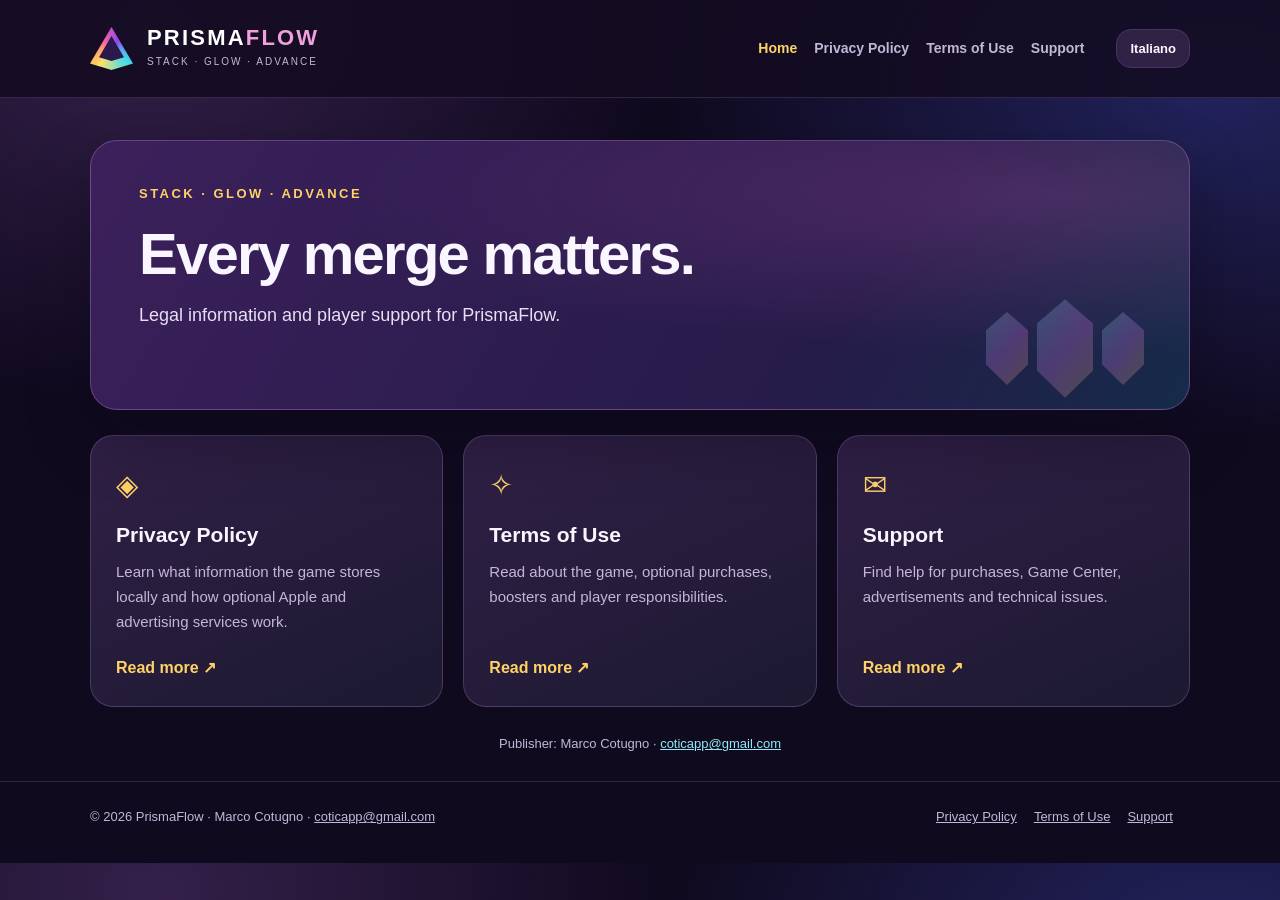
<file: index.html>
<!doctype html>
<html lang="en">
  <head>
    <meta charset="utf-8" />
    <meta name="viewport" content="width=device-width, initial-scale=1" />
    <title>PrismaFlow · Every merge matters.</title>
    <meta
      name="description"
      content="Legal information and player support for PrismaFlow."
    />
    <meta name="color-scheme" content="dark" />
    <meta name="theme-color" content="#171027" />
    <link rel="stylesheet" href="styles.css" />
    <link rel="alternate" hreflang="it" href="index-it.html" />
  </head>
  <body>
    <a class="skip" href="#content">Skip to content</a>
    <header class="site-header">
      <div class="wrap header-inner">
        <a class="brand" href="index.html" aria-label="PrismaFlow home"
          ><span class="prism" aria-hidden="true"></span
          ><span
            ><strong>PRISMA<span>FLOW</span></strong
            ><small>STACK · GLOW · ADVANCE</small></span
          ></a
        >
        <nav aria-label="Main navigation">
          <a href="index.html" class="active" aria-current="page">Home</a
          ><a href="privacy.html" class="">Privacy Policy</a
          ><a href="terms.html" class="">Terms of Use</a
          ><a href="support.html" class="">Support</a>
        </nav>
        <a class="language" href="index-it.html" lang="it">Italiano</a>
      </div>
    </header>
    <main id="content" class="wrap">
      <section class="hero home-hero">
        <div class="eyebrow">STACK · GLOW · ADVANCE</div>
        <h1>Every merge matters.</h1>
        <p>Legal information and player support for PrismaFlow.</p>
        <div class="hero-prisms" aria-hidden="true">
          <span></span><span></span><span></span>
        </div>
      </section>
      <div class="feature-grid">
        <a class="feature-card" href="privacy.html"
          ><div class="symbol">◈</div>
          <h2>Privacy Policy</h2>
          <p>
            Learn what information the game stores locally and how optional
            Apple and advertising services work.
          </p>
          <span class="card-cta"
            >Read more <span aria-hidden="true">↗</span></span
          ></a
        ><a class="feature-card" href="terms.html"
          ><div class="symbol">✧</div>
          <h2>Terms of Use</h2>
          <p>
            Read about the game, optional purchases, boosters and player
            responsibilities.
          </p>
          <span class="card-cta"
            >Read more <span aria-hidden="true">↗</span></span
          ></a
        ><a class="feature-card" href="support.html"
          ><div class="symbol">✉</div>
          <h2>Support</h2>
          <p>
            Find help for purchases, Game Center, advertisements and technical
            issues.
          </p>
          <span class="card-cta"
            >Read more <span aria-hidden="true">↗</span></span
          ></a
        >
      </div>
      <p class="meta centered">
        Publisher: Marco Cotugno ·
        <a href="mailto:coticapp@gmail.com">coticapp@gmail.com</a>
      </p>
    </main>
    <footer class="site-footer">
      <div class="wrap footer-inner">
        <span
          >© 2026 PrismaFlow · Marco Cotugno ·
          <a href="mailto:coticapp@gmail.com">coticapp@gmail.com</a></span
        ><span
          ><a href="privacy.html">Privacy Policy</a
          ><a href="terms.html">Terms of Use</a
          ><a href="support.html">Support</a></span
        >
      </div>
    </footer>
  </body>
</html>
</file>
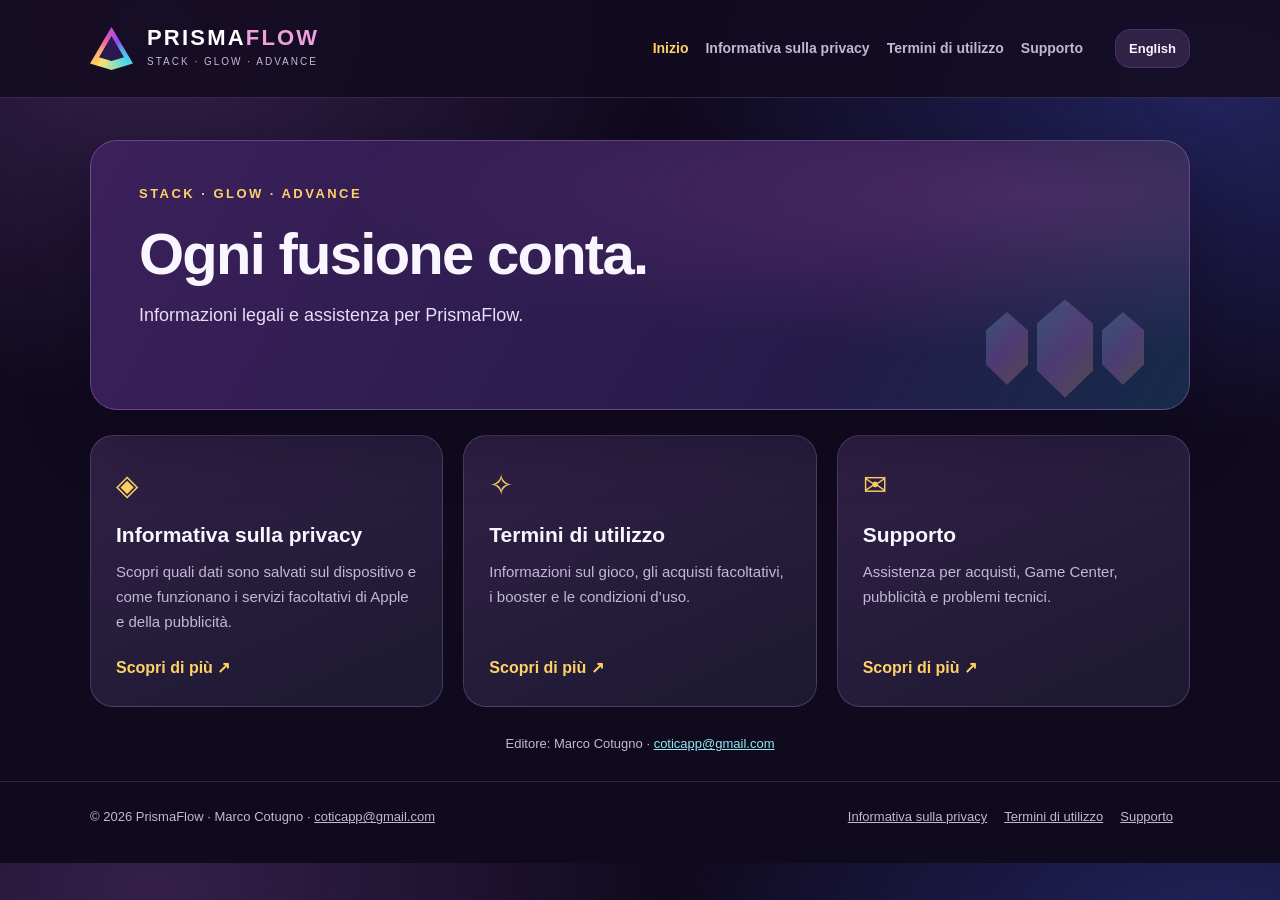
<file: index-it.html>
<!doctype html>
<html lang="it">
  <head>
    <meta charset="utf-8" />
    <meta name="viewport" content="width=device-width, initial-scale=1" />
    <title>PrismaFlow · Ogni fusione conta.</title>
    <meta
      name="description"
      content="Informazioni legali e assistenza per PrismaFlow."
    />
    <meta name="color-scheme" content="dark" />
    <meta name="theme-color" content="#171027" />
    <link rel="stylesheet" href="styles.css" />
    <link rel="alternate" hreflang="en" href="index.html" />
  </head>
  <body>
    <a class="skip" href="#content">Vai al contenuto</a>
    <header class="site-header">
      <div class="wrap header-inner">
        <a class="brand" href="index-it.html" aria-label="PrismaFlow home"
          ><span class="prism" aria-hidden="true"></span
          ><span
            ><strong>PRISMA<span>FLOW</span></strong
            ><small>STACK · GLOW · ADVANCE</small></span
          ></a
        >
        <nav aria-label="Navigazione principale">
          <a href="index-it.html" class="active" aria-current="page">Inizio</a
          ><a href="privacy-it.html" class="">Informativa sulla privacy</a
          ><a href="terms-it.html" class="">Termini di utilizzo</a
          ><a href="support-it.html" class="">Supporto</a>
        </nav>
        <a class="language" href="index.html" lang="en">English</a>
      </div>
    </header>
    <main id="content" class="wrap">
      <section class="hero home-hero">
        <div class="eyebrow">STACK · GLOW · ADVANCE</div>
        <h1>Ogni fusione conta.</h1>
        <p>Informazioni legali e assistenza per PrismaFlow.</p>
        <div class="hero-prisms" aria-hidden="true">
          <span></span><span></span><span></span>
        </div>
      </section>
      <div class="feature-grid">
        <a class="feature-card" href="privacy-it.html"
          ><div class="symbol">◈</div>
          <h2>Informativa sulla privacy</h2>
          <p>
            Scopri quali dati sono salvati sul dispositivo e come funzionano i
            servizi facoltativi di Apple e della pubblicità.
          </p>
          <span class="card-cta"
            >Scopri di più <span aria-hidden="true">↗</span></span
          ></a
        ><a class="feature-card" href="terms-it.html"
          ><div class="symbol">✧</div>
          <h2>Termini di utilizzo</h2>
          <p>
            Informazioni sul gioco, gli acquisti facoltativi, i booster e le
            condizioni d’uso.
          </p>
          <span class="card-cta"
            >Scopri di più <span aria-hidden="true">↗</span></span
          ></a
        ><a class="feature-card" href="support-it.html"
          ><div class="symbol">✉</div>
          <h2>Supporto</h2>
          <p>
            Assistenza per acquisti, Game Center, pubblicità e problemi tecnici.
          </p>
          <span class="card-cta"
            >Scopri di più <span aria-hidden="true">↗</span></span
          ></a
        >
      </div>
      <p class="meta centered">
        Editore: Marco Cotugno ·
        <a href="mailto:coticapp@gmail.com">coticapp@gmail.com</a>
      </p>
    </main>
    <footer class="site-footer">
      <div class="wrap footer-inner">
        <span
          >© 2026 PrismaFlow · Marco Cotugno ·
          <a href="mailto:coticapp@gmail.com">coticapp@gmail.com</a></span
        ><span
          ><a href="privacy-it.html">Informativa sulla privacy</a
          ><a href="terms-it.html">Termini di utilizzo</a
          ><a href="support-it.html">Supporto</a></span
        >
      </div>
    </footer>
  </body>
</html>
</file>
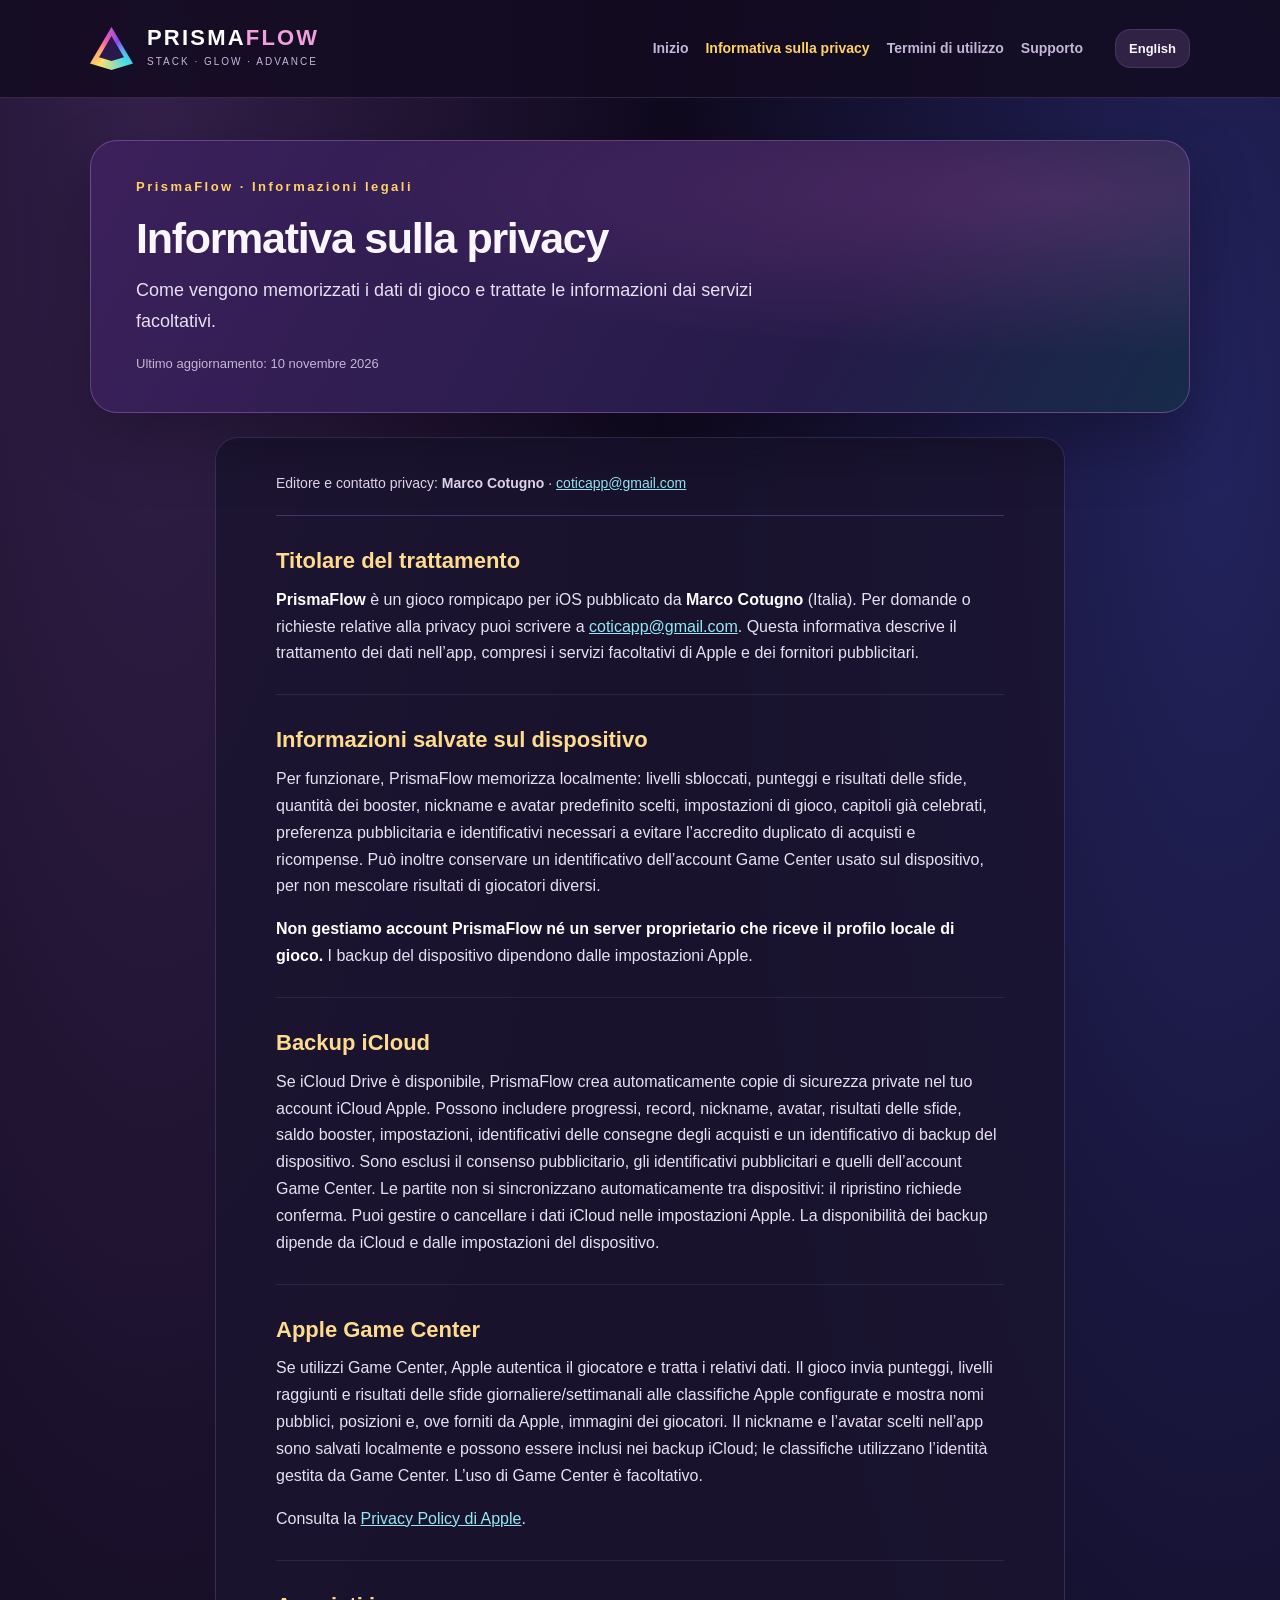
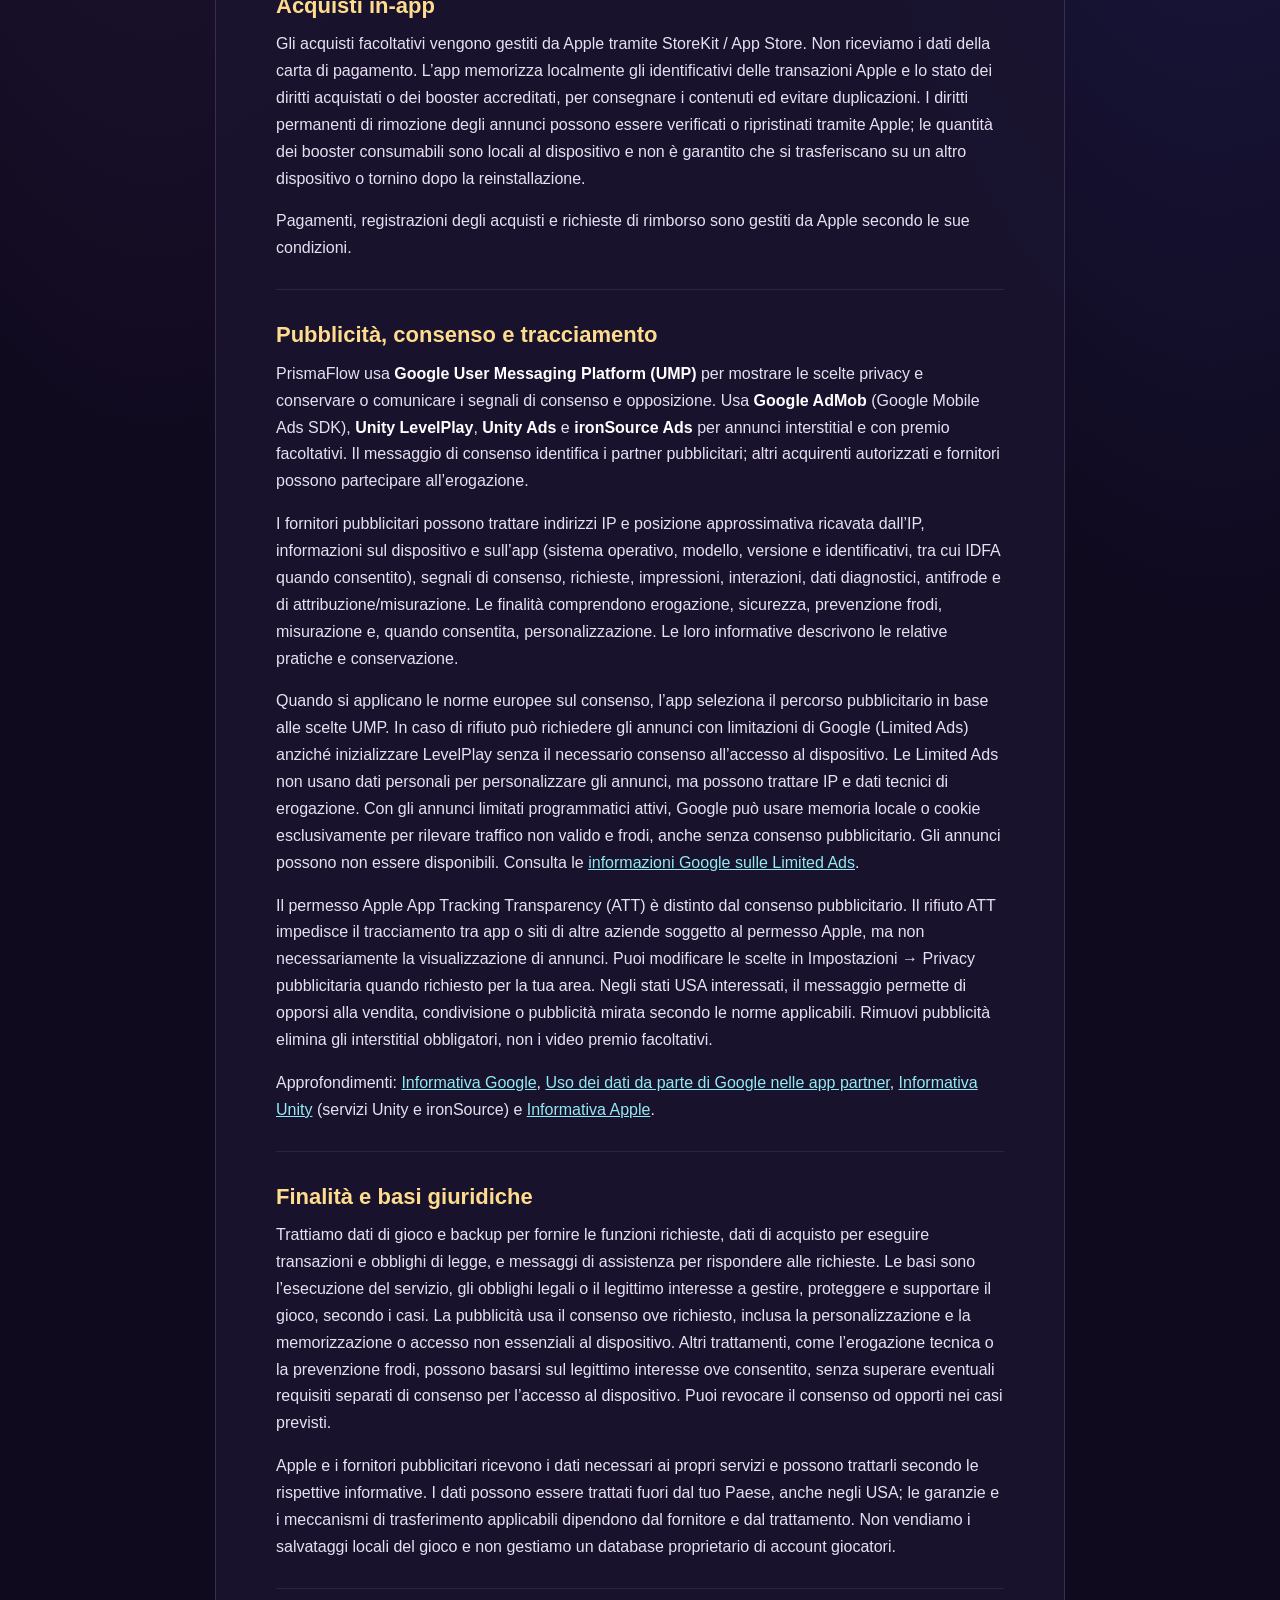
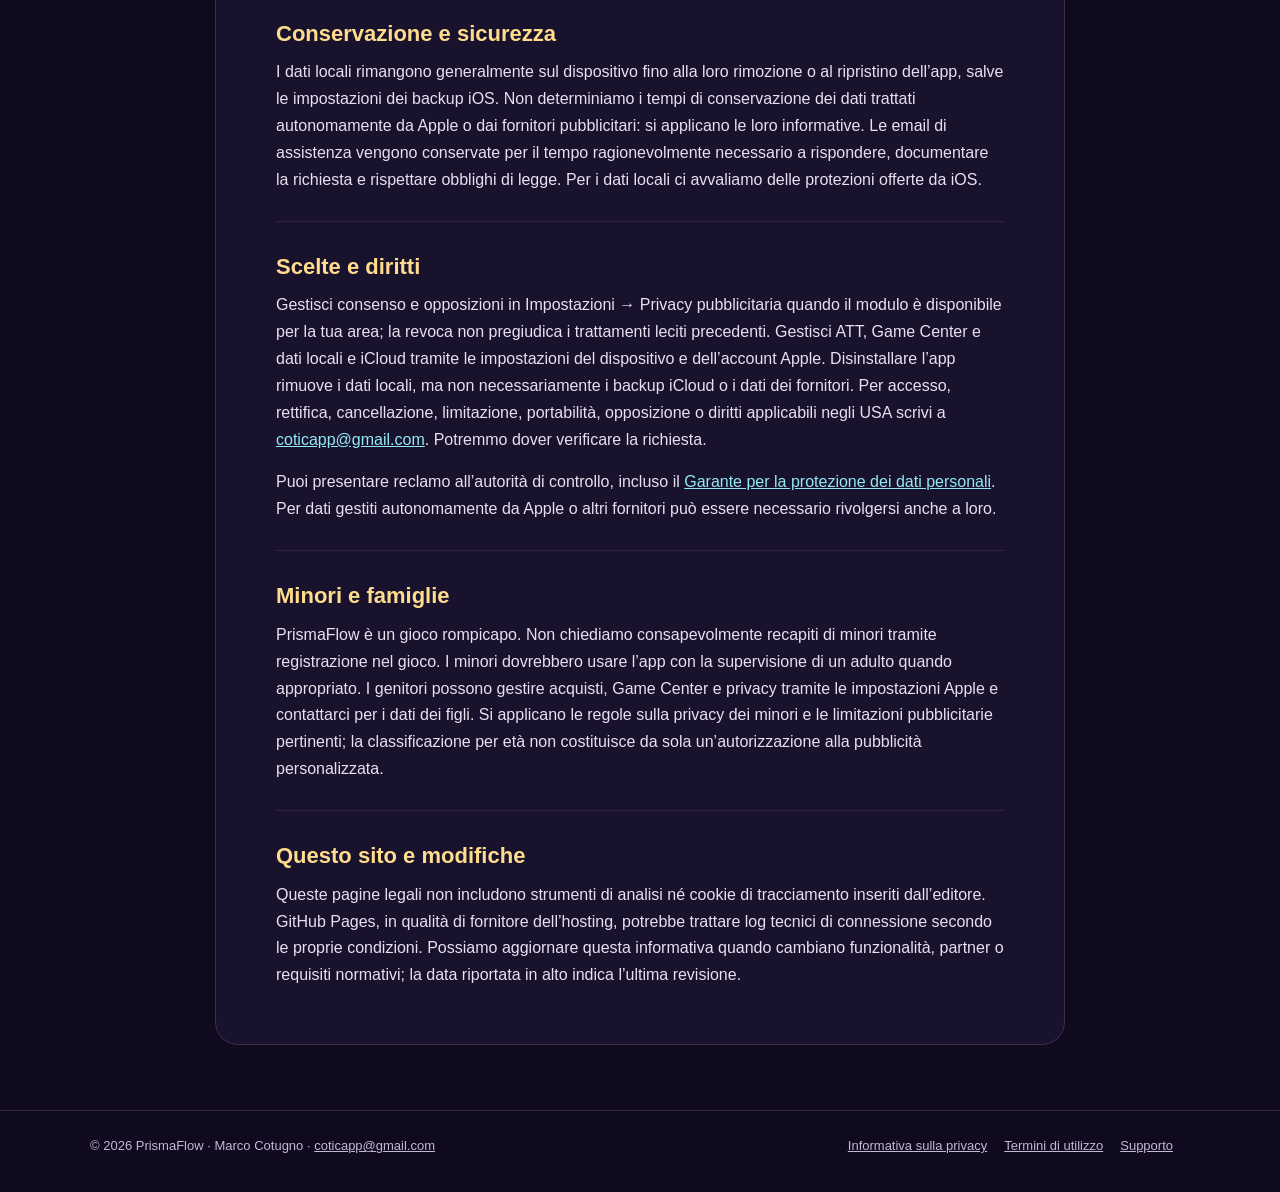
<file: privacy-it.html>
<!doctype html>
<html lang="it">
  <head>
    <meta charset="utf-8" />
    <meta name="viewport" content="width=device-width, initial-scale=1" />
    <title>PrismaFlow · Informativa sulla privacy</title>
    <meta
      name="description"
      content="Come vengono memorizzati i dati di gioco e trattate le informazioni dai servizi facoltativi."
    />
    <meta name="color-scheme" content="dark" />
    <meta name="theme-color" content="#171027" />
    <link rel="stylesheet" href="styles.css" />
    <link rel="alternate" hreflang="en" href="privacy.html" />
  </head>
  <body>
    <a class="skip" href="#content">Vai al contenuto</a>
    <header class="site-header">
      <div class="wrap header-inner">
        <a class="brand" href="index-it.html" aria-label="PrismaFlow home"
          ><span class="prism" aria-hidden="true"></span
          ><span
            ><strong>PRISMA<span>FLOW</span></strong
            ><small>STACK · GLOW · ADVANCE</small></span
          ></a
        >
        <nav aria-label="Navigazione principale">
          <a href="index-it.html" class="">Inizio</a
          ><a href="privacy-it.html" class="active" aria-current="page"
            >Informativa sulla privacy</a
          ><a href="terms-it.html" class="">Termini di utilizzo</a
          ><a href="support-it.html" class="">Supporto</a>
        </nav>
        <a class="language" href="privacy.html" lang="en">English</a>
      </div>
    </header>
    <main id="content" class="wrap">
      <section class="hero small-hero">
        <div class="eyebrow">PrismaFlow · Informazioni legali</div>
        <h1>Informativa sulla privacy</h1>
        <p>
          Come vengono memorizzati i dati di gioco e trattate le informazioni
          dai servizi facoltativi.
        </p>
        <span class="meta">Ultimo aggiornamento: 10 novembre 2026</span>
      </section>
      <article class="article">
        <div class="article-intro">
          Editore e contatto privacy: <strong>Marco Cotugno</strong> ·
          <a href="mailto:coticapp@gmail.com">coticapp@gmail.com</a>
        </div>
        <section id="s1" class="content-section">
          <h2>Titolare del trattamento</h2>
          <p>
            <strong>PrismaFlow</strong> è un gioco rompicapo per iOS pubblicato
            da <strong>Marco Cotugno</strong> (Italia). Per domande o richieste
            relative alla privacy puoi scrivere a
            <a href="mailto:coticapp@gmail.com">coticapp@gmail.com</a>. Questa
            informativa descrive il trattamento dei dati nell’app, compresi i
            servizi facoltativi di Apple e dei fornitori pubblicitari.
          </p>
        </section>
        <section id="s2" class="content-section">
          <h2>Informazioni salvate sul dispositivo</h2>
          <p>
            Per funzionare, PrismaFlow memorizza localmente: livelli sbloccati,
            punteggi e risultati delle sfide, quantità dei booster, nickname e
            avatar predefinito scelti, impostazioni di gioco, capitoli già
            celebrati, preferenza pubblicitaria e identificativi necessari a
            evitare l’accredito duplicato di acquisti e ricompense. Può inoltre
            conservare un identificativo dell’account Game Center usato sul
            dispositivo, per non mescolare risultati di giocatori diversi.
          </p>
          <p>
            <strong
              >Non gestiamo account PrismaFlow né un server proprietario che
              riceve il profilo locale di gioco.</strong
            >
            I backup del dispositivo dipendono dalle impostazioni Apple.
          </p>
        </section>
        <section id="icloud" class="content-section">
          <h2>Backup iCloud</h2>
          <p>Se iCloud Drive è disponibile, PrismaFlow crea automaticamente copie di sicurezza private nel tuo account iCloud Apple. Possono includere progressi, record, nickname, avatar, risultati delle sfide, saldo booster, impostazioni, identificativi delle consegne degli acquisti e un identificativo di backup del dispositivo. Sono esclusi il consenso pubblicitario, gli identificativi pubblicitari e quelli dell’account Game Center. Le partite non si sincronizzano automaticamente tra dispositivi: il ripristino richiede conferma. Puoi gestire o cancellare i dati iCloud nelle impostazioni Apple. La disponibilità dei backup dipende da iCloud e dalle impostazioni del dispositivo.</p>
        </section>
        <section id="s3" class="content-section">
          <h2>Apple Game Center</h2>
          <p>
            Se utilizzi Game Center, Apple autentica il giocatore e tratta i
            relativi dati. Il gioco invia punteggi, livelli raggiunti e
            risultati delle sfide giornaliere/settimanali alle classifiche Apple
            configurate e mostra nomi pubblici, posizioni e, ove forniti da
            Apple, immagini dei giocatori. Il nickname e l’avatar scelti
            nell’app sono salvati localmente e possono essere inclusi nei backup iCloud; le classifiche utilizzano
            l’identità gestita da Game Center. L’uso di Game Center è
            facoltativo.
          </p>
          <p>
            Consulta la
            <a
              href="https://www.apple.com/it/legal/privacy/"
              target="_blank"
              rel="noopener noreferrer"
              >Privacy Policy di Apple</a
            >.
          </p>
        </section>
        <section id="s4" class="content-section">
          <h2>Acquisti in-app</h2>
          <p>
            Gli acquisti facoltativi vengono gestiti da Apple tramite StoreKit /
            App Store. Non riceviamo i dati della carta di pagamento. L’app
            memorizza localmente gli identificativi delle transazioni Apple e lo
            stato dei diritti acquistati o dei booster accreditati, per
            consegnare i contenuti ed evitare duplicazioni. I diritti permanenti
            di rimozione degli annunci possono essere verificati o ripristinati
            tramite Apple; le quantità dei booster consumabili sono locali al
            dispositivo e non è garantito che si trasferiscano su un altro
            dispositivo o tornino dopo la reinstallazione.
          </p>
          <p>
            Pagamenti, registrazioni degli acquisti e richieste di rimborso sono
            gestiti da Apple secondo le sue condizioni.
          </p>
        </section>
        <section id="s5" class="content-section">
          <h2>Pubblicità, consenso e tracciamento</h2>
          <p>PrismaFlow usa <strong>Google User Messaging Platform (UMP)</strong> per mostrare le scelte privacy e conservare o comunicare i segnali di consenso e opposizione. Usa <strong>Google AdMob</strong> (Google Mobile Ads SDK), <strong>Unity LevelPlay</strong>, <strong>Unity Ads</strong> e <strong>ironSource Ads</strong> per annunci interstitial e con premio facoltativi. Il messaggio di consenso identifica i partner pubblicitari; altri acquirenti autorizzati e fornitori possono partecipare all’erogazione.</p>
          <p>I fornitori pubblicitari possono trattare indirizzi IP e posizione approssimativa ricavata dall’IP, informazioni sul dispositivo e sull’app (sistema operativo, modello, versione e identificativi, tra cui IDFA quando consentito), segnali di consenso, richieste, impressioni, interazioni, dati diagnostici, antifrode e di attribuzione/misurazione. Le finalità comprendono erogazione, sicurezza, prevenzione frodi, misurazione e, quando consentita, personalizzazione. Le loro informative descrivono le relative pratiche e conservazione.</p>
          <p>Quando si applicano le norme europee sul consenso, l’app seleziona il percorso pubblicitario in base alle scelte UMP. In caso di rifiuto può richiedere gli annunci con limitazioni di Google (Limited Ads) anziché inizializzare LevelPlay senza il necessario consenso all’accesso al dispositivo. Le Limited Ads non usano dati personali per personalizzare gli annunci, ma possono trattare IP e dati tecnici di erogazione. Con gli annunci limitati programmatici attivi, Google può usare memoria locale o cookie esclusivamente per rilevare traffico non valido e frodi, anche senza consenso pubblicitario. Gli annunci possono non essere disponibili. Consulta le <a href="https://support.google.com/admob/answer/10105530?hl=it">informazioni Google sulle Limited Ads</a>.</p>
          <p>Il permesso Apple App Tracking Transparency (ATT) è distinto dal consenso pubblicitario. Il rifiuto ATT impedisce il tracciamento tra app o siti di altre aziende soggetto al permesso Apple, ma non necessariamente la visualizzazione di annunci. Puoi modificare le scelte in Impostazioni → Privacy pubblicitaria quando richiesto per la tua area. Negli stati USA interessati, il messaggio permette di opporsi alla vendita, condivisione o pubblicità mirata secondo le norme applicabili. Rimuovi pubblicità elimina gli interstitial obbligatori, non i video premio facoltativi.</p>
          <p>Approfondimenti: <a href="https://policies.google.com/privacy?hl=it">Informativa Google</a>, <a href="https://policies.google.com/technologies/partner-sites?hl=it">Uso dei dati da parte di Google nelle app partner</a>, <a href="https://unity.com/legal/privacy-policy">Informativa Unity</a> (servizi Unity e ironSource) e <a href="https://www.apple.com/it/legal/privacy/">Informativa Apple</a>.</p>
        </section>
        <section id="s6" class="content-section">
          <h2>Finalità e basi giuridiche</h2>
          <p>Trattiamo dati di gioco e backup per fornire le funzioni richieste, dati di acquisto per eseguire transazioni e obblighi di legge, e messaggi di assistenza per rispondere alle richieste. Le basi sono l’esecuzione del servizio, gli obblighi legali o il legittimo interesse a gestire, proteggere e supportare il gioco, secondo i casi. La pubblicità usa il consenso ove richiesto, inclusa la personalizzazione e la memorizzazione o accesso non essenziali al dispositivo. Altri trattamenti, come l’erogazione tecnica o la prevenzione frodi, possono basarsi sul legittimo interesse ove consentito, senza superare eventuali requisiti separati di consenso per l’accesso al dispositivo. Puoi revocare il consenso od opporti nei casi previsti.</p>
          <p>Apple e i fornitori pubblicitari ricevono i dati necessari ai propri servizi e possono trattarli secondo le rispettive informative. I dati possono essere trattati fuori dal tuo Paese, anche negli USA; le garanzie e i meccanismi di trasferimento applicabili dipendono dal fornitore e dal trattamento. Non vendiamo i salvataggi locali del gioco e non gestiamo un database proprietario di account giocatori.</p>
        </section>
        <section id="s7" class="content-section">
          <h2>Conservazione e sicurezza</h2>
          <p>
            I dati locali rimangono generalmente sul dispositivo fino alla loro
            rimozione o al ripristino dell’app, salve le impostazioni dei backup
            iOS. Non determiniamo i tempi di conservazione dei dati trattati
            autonomamente da Apple o dai fornitori pubblicitari: si applicano le
            loro informative. Le email di assistenza vengono conservate per il
            tempo ragionevolmente necessario a rispondere, documentare la
            richiesta e rispettare obblighi di legge. Per i dati locali ci
            avvaliamo delle protezioni offerte da iOS.
          </p>
        </section>
        <section id="s8" class="content-section">
          <h2>Scelte e diritti</h2>
          <p>Gestisci consenso e opposizioni in Impostazioni → Privacy pubblicitaria quando il modulo è disponibile per la tua area; la revoca non pregiudica i trattamenti leciti precedenti. Gestisci ATT, Game Center e dati locali e iCloud tramite le impostazioni del dispositivo e dell’account Apple. Disinstallare l’app rimuove i dati locali, ma non necessariamente i backup iCloud o i dati dei fornitori. Per accesso, rettifica, cancellazione, limitazione, portabilità, opposizione o diritti applicabili negli USA scrivi a <a href="mailto:coticapp@gmail.com">coticapp@gmail.com</a>. Potremmo dover verificare la richiesta.</p>
          <p>Puoi presentare reclamo all’autorità di controllo, incluso il <a href="https://www.garanteprivacy.it/">Garante per la protezione dei dati personali</a>. Per dati gestiti autonomamente da Apple o altri fornitori può essere necessario rivolgersi anche a loro.</p>
        </section>
        <section id="s9" class="content-section">
          <h2>Minori e famiglie</h2>
          <p>PrismaFlow è un gioco rompicapo. Non chiediamo consapevolmente recapiti di minori tramite registrazione nel gioco. I minori dovrebbero usare l’app con la supervisione di un adulto quando appropriato. I genitori possono gestire acquisti, Game Center e privacy tramite le impostazioni Apple e contattarci per i dati dei figli. Si applicano le regole sulla privacy dei minori e le limitazioni pubblicitarie pertinenti; la classificazione per età non costituisce da sola un’autorizzazione alla pubblicità personalizzata.</p>
        </section>
        <section id="s10" class="content-section">
          <h2>Questo sito e modifiche</h2>
          <p>
            Queste pagine legali non includono strumenti di analisi né cookie di
            tracciamento inseriti dall’editore. GitHub Pages, in qualità di
            fornitore dell’hosting, potrebbe trattare log tecnici di connessione
            secondo le proprie condizioni. Possiamo aggiornare questa
            informativa quando cambiano funzionalità, partner o requisiti
            normativi; la data riportata in alto indica l’ultima revisione.
          </p>
        </section>
      </article>
    </main>
    <footer class="site-footer">
      <div class="wrap footer-inner">
        <span
          >© 2026 PrismaFlow · Marco Cotugno ·
          <a href="mailto:coticapp@gmail.com">coticapp@gmail.com</a></span
        ><span
          ><a href="privacy-it.html">Informativa sulla privacy</a
          ><a href="terms-it.html">Termini di utilizzo</a
          ><a href="support-it.html">Supporto</a></span
        >
      </div>
    </footer>
  </body>
</html>
</file>
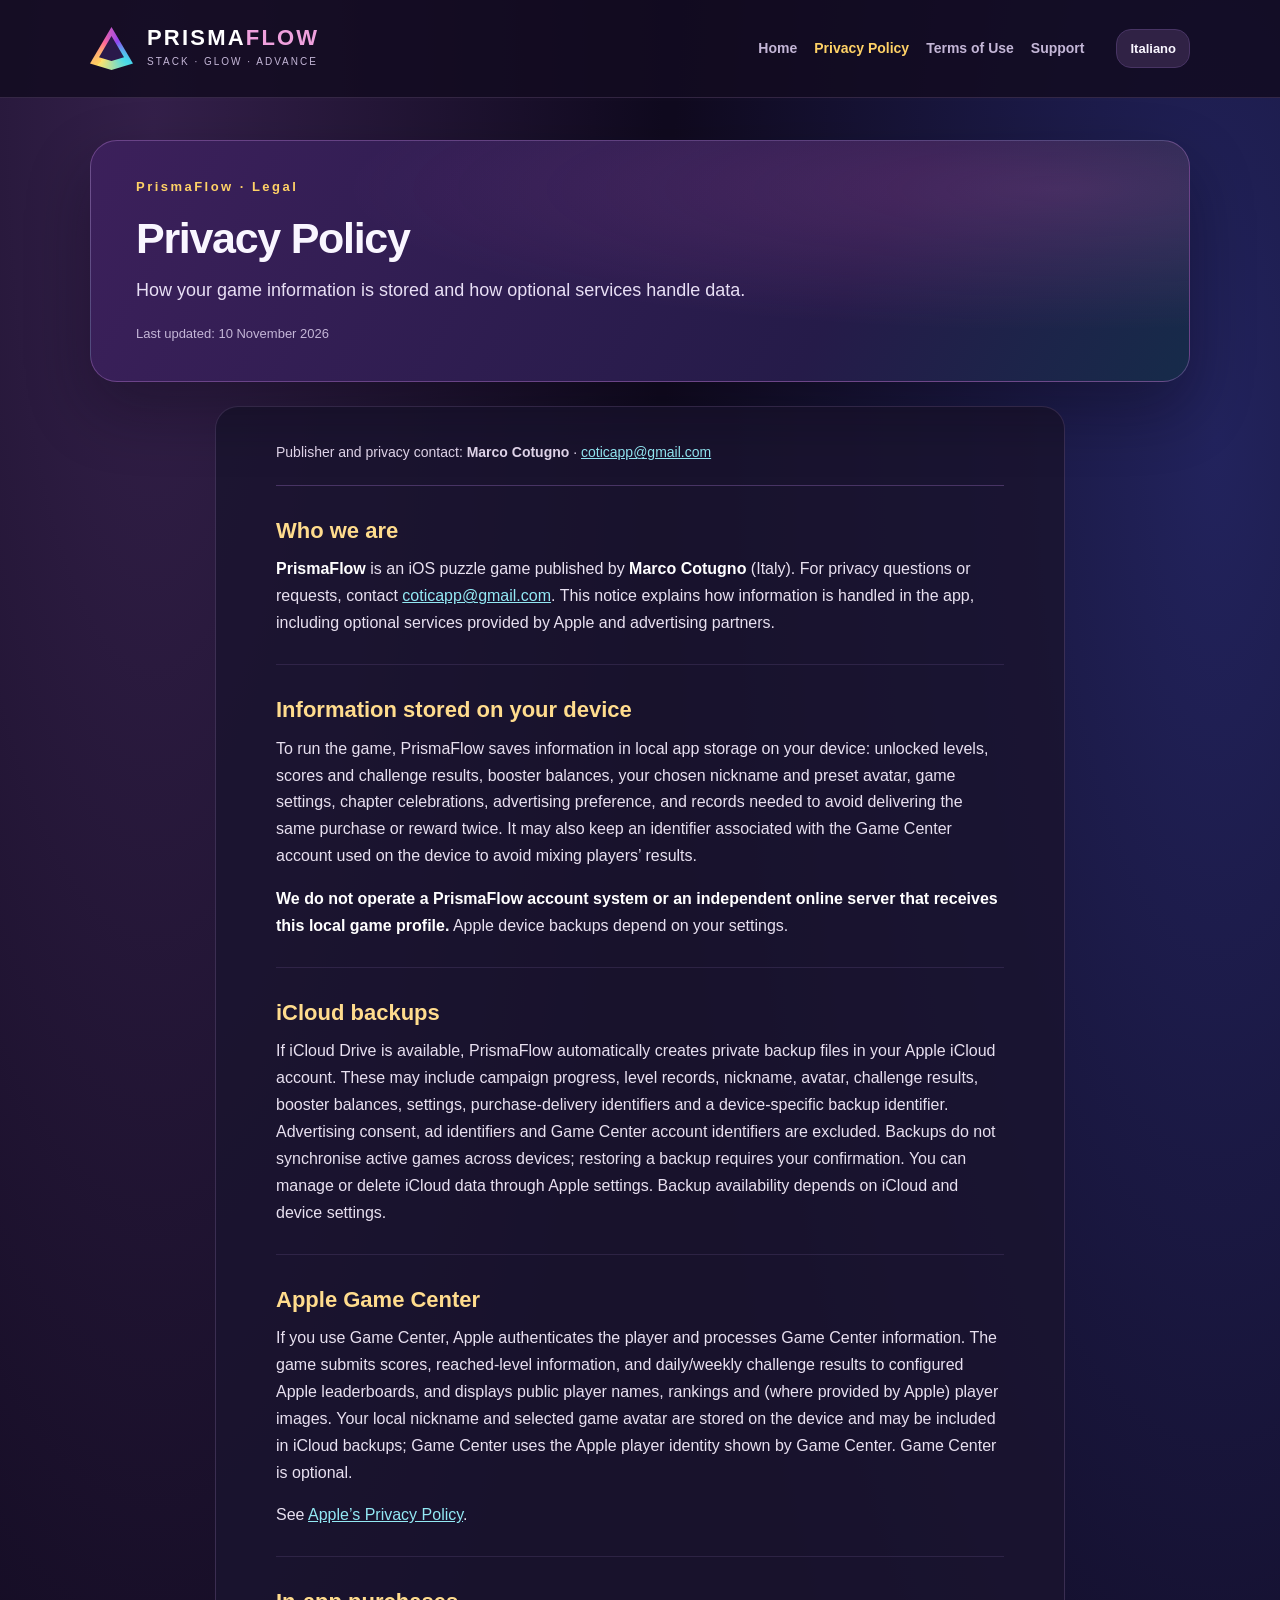
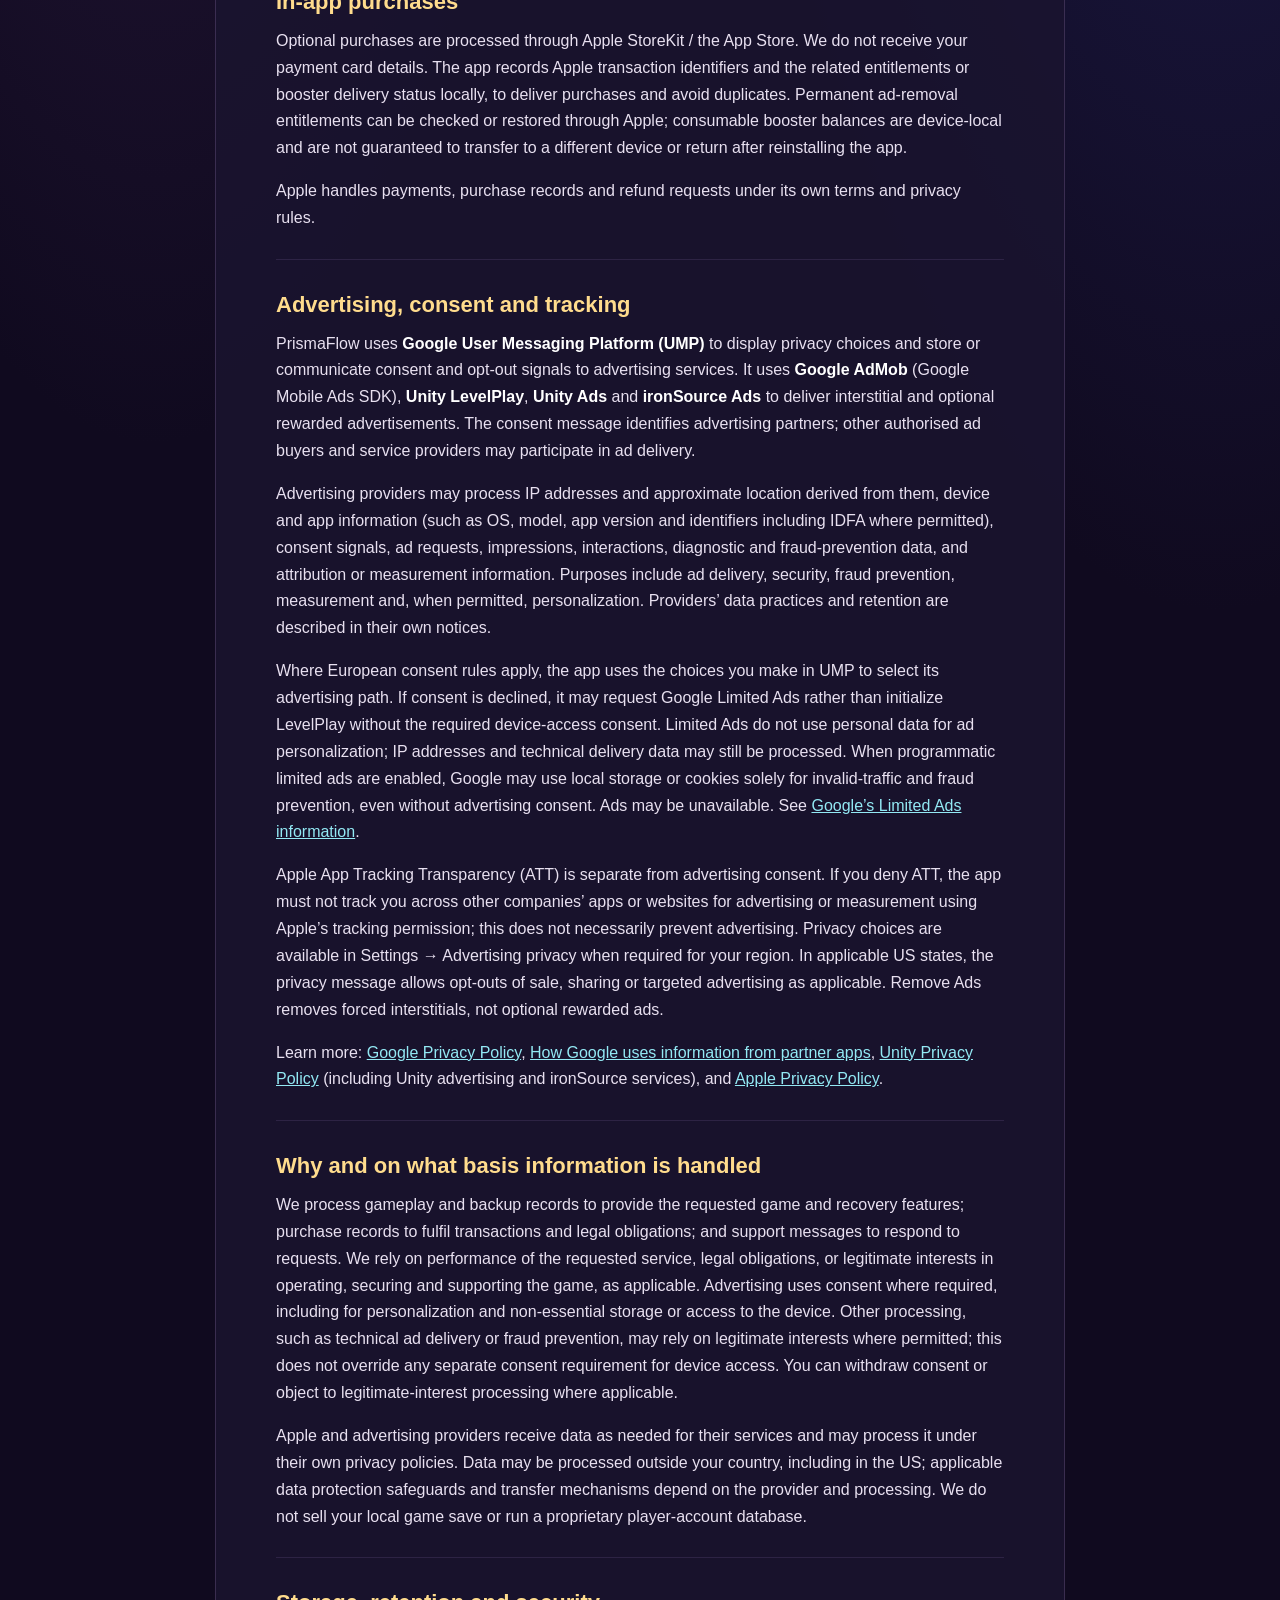
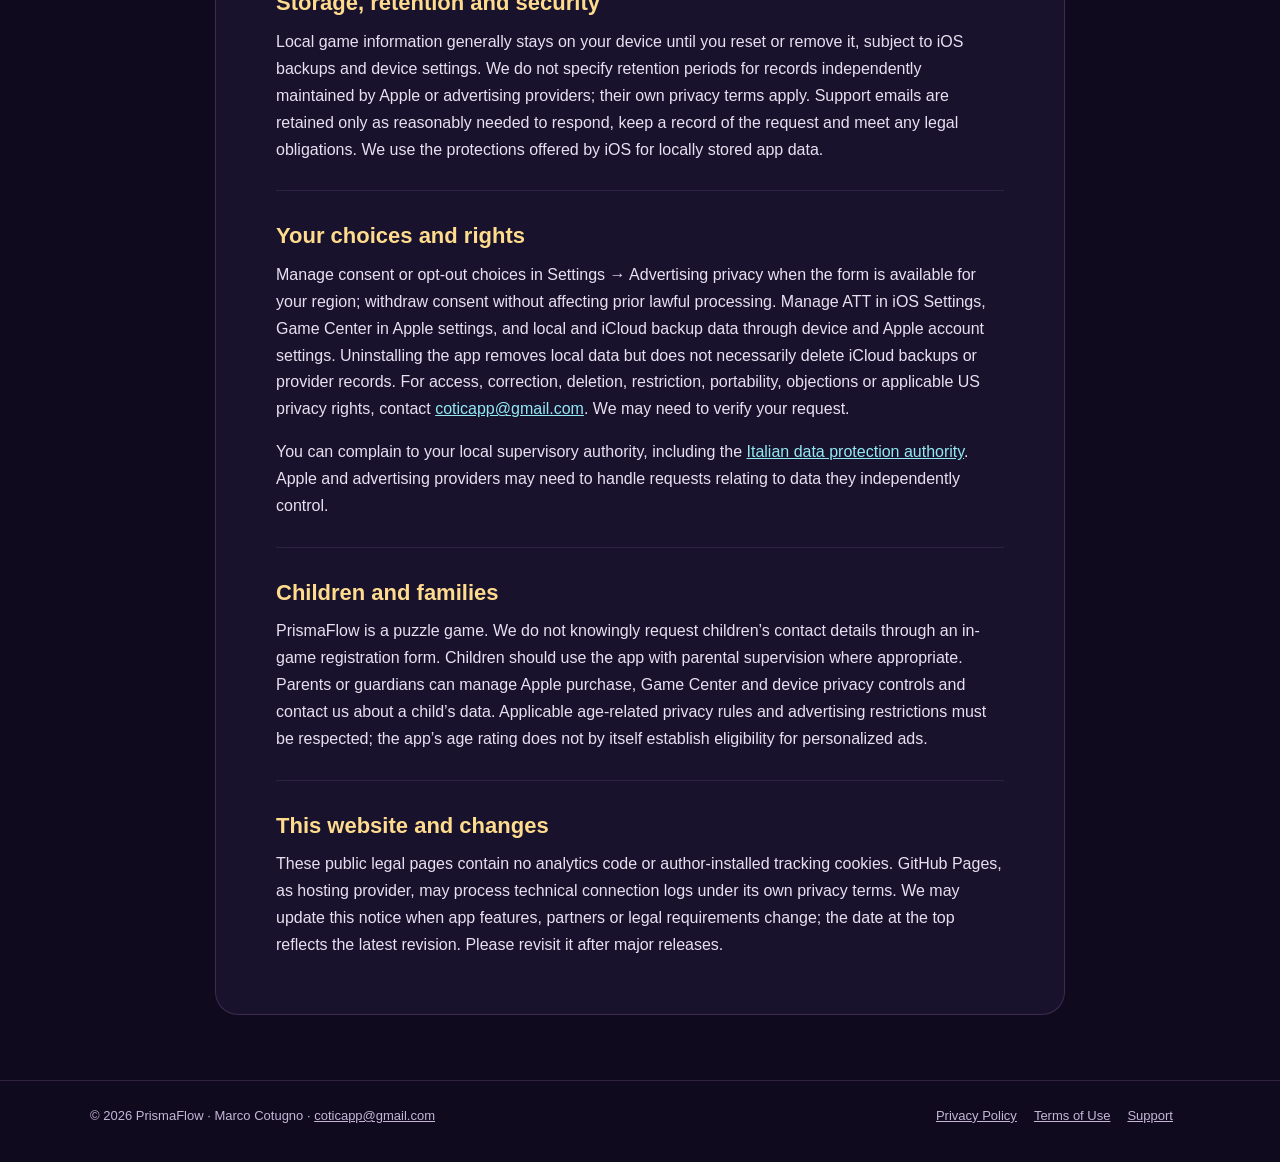
<file: privacy.html>
<!doctype html>
<html lang="en">
  <head>
    <meta charset="utf-8" />
    <meta name="viewport" content="width=device-width, initial-scale=1" />
    <title>PrismaFlow · Privacy Policy</title>
    <meta
      name="description"
      content="How your game information is stored and how optional services handle data."
    />
    <meta name="color-scheme" content="dark" />
    <meta name="theme-color" content="#171027" />
    <link rel="stylesheet" href="styles.css" />
    <link rel="alternate" hreflang="it" href="privacy-it.html" />
  </head>
  <body>
    <a class="skip" href="#content">Skip to content</a>
    <header class="site-header">
      <div class="wrap header-inner">
        <a class="brand" href="index.html" aria-label="PrismaFlow home"
          ><span class="prism" aria-hidden="true"></span
          ><span
            ><strong>PRISMA<span>FLOW</span></strong
            ><small>STACK · GLOW · ADVANCE</small></span
          ></a
        >
        <nav aria-label="Main navigation">
          <a href="index.html" class="">Home</a
          ><a href="privacy.html" class="active" aria-current="page"
            >Privacy Policy</a
          ><a href="terms.html" class="">Terms of Use</a
          ><a href="support.html" class="">Support</a>
        </nav>
        <a class="language" href="privacy-it.html" lang="it">Italiano</a>
      </div>
    </header>
    <main id="content" class="wrap">
      <section class="hero small-hero">
        <div class="eyebrow">PrismaFlow · Legal</div>
        <h1>Privacy Policy</h1>
        <p>
          How your game information is stored and how optional services handle
          data.
        </p>
        <span class="meta">Last updated: 10 November 2026</span>
      </section>
      <article class="article">
        <div class="article-intro">
          Publisher and privacy contact: <strong>Marco Cotugno</strong> ·
          <a href="mailto:coticapp@gmail.com">coticapp@gmail.com</a>
        </div>
        <section id="s1" class="content-section">
          <h2>Who we are</h2>
          <p>
            <strong>PrismaFlow</strong> is an iOS puzzle game published by
            <strong>Marco Cotugno</strong> (Italy). For privacy questions or
            requests, contact
            <a href="mailto:coticapp@gmail.com">coticapp@gmail.com</a>. This
            notice explains how information is handled in the app, including
            optional services provided by Apple and advertising partners.
          </p>
        </section>
        <section id="s2" class="content-section">
          <h2>Information stored on your device</h2>
          <p>
            To run the game, PrismaFlow saves information in local app storage
            on your device: unlocked levels, scores and challenge results,
            booster balances, your chosen nickname and preset avatar, game
            settings, chapter celebrations, advertising preference, and records
            needed to avoid delivering the same purchase or reward twice. It may
            also keep an identifier associated with the Game Center account used
            on the device to avoid mixing players’ results.
          </p>
          <p>
            <strong
              >We do not operate a PrismaFlow account system or an independent
              online server that receives this local game profile.</strong
            >
            Apple device backups depend on your settings.
          </p>
        </section>
        <section id="icloud" class="content-section">
          <h2>iCloud backups</h2>
          <p>If iCloud Drive is available, PrismaFlow automatically creates private backup files in your Apple iCloud account. These may include campaign progress, level records, nickname, avatar, challenge results, booster balances, settings, purchase-delivery identifiers and a device-specific backup identifier. Advertising consent, ad identifiers and Game Center account identifiers are excluded. Backups do not synchronise active games across devices; restoring a backup requires your confirmation. You can manage or delete iCloud data through Apple settings. Backup availability depends on iCloud and device settings.</p>
        </section>
        <section id="s3" class="content-section">
          <h2>Apple Game Center</h2>
          <p>
            If you use Game Center, Apple authenticates the player and processes
            Game Center information. The game submits scores, reached-level
            information, and daily/weekly challenge results to configured Apple
            leaderboards, and displays public player names, rankings and (where
            provided by Apple) player images. Your local nickname and selected
            game avatar are stored on the device and may be included in iCloud backups; Game Center uses the Apple
            player identity shown by Game Center. Game Center is optional.
          </p>
          <p>
            See
            <a
              href="https://www.apple.com/legal/privacy/"
              target="_blank"
              rel="noopener noreferrer"
              >Apple’s Privacy Policy</a
            >.
          </p>
        </section>
        <section id="s4" class="content-section">
          <h2>In-app purchases</h2>
          <p>
            Optional purchases are processed through Apple StoreKit / the App
            Store. We do not receive your payment card details. The app records
            Apple transaction identifiers and the related entitlements or
            booster delivery status locally, to deliver purchases and avoid
            duplicates. Permanent ad-removal entitlements can be checked or
            restored through Apple; consumable booster balances are device-local
            and are not guaranteed to transfer to a different device or return
            after reinstalling the app.
          </p>
          <p>
            Apple handles payments, purchase records and refund requests under
            its own terms and privacy rules.
          </p>
        </section>
        <section id="s5" class="content-section">
          <h2>Advertising, consent and tracking</h2>
          <p>PrismaFlow uses <strong>Google User Messaging Platform (UMP)</strong> to display privacy choices and store or communicate consent and opt-out signals to advertising services. It uses <strong>Google AdMob</strong> (Google Mobile Ads SDK), <strong>Unity LevelPlay</strong>, <strong>Unity Ads</strong> and <strong>ironSource Ads</strong> to deliver interstitial and optional rewarded advertisements. The consent message identifies advertising partners; other authorised ad buyers and service providers may participate in ad delivery.</p>
          <p>Advertising providers may process IP addresses and approximate location derived from them, device and app information (such as OS, model, app version and identifiers including IDFA where permitted), consent signals, ad requests, impressions, interactions, diagnostic and fraud-prevention data, and attribution or measurement information. Purposes include ad delivery, security, fraud prevention, measurement and, when permitted, personalization. Providers’ data practices and retention are described in their own notices.</p>
          <p>Where European consent rules apply, the app uses the choices you make in UMP to select its advertising path. If consent is declined, it may request Google Limited Ads rather than initialize LevelPlay without the required device-access consent. Limited Ads do not use personal data for ad personalization; IP addresses and technical delivery data may still be processed. When programmatic limited ads are enabled, Google may use local storage or cookies solely for invalid-traffic and fraud prevention, even without advertising consent. Ads may be unavailable. See <a href="https://support.google.com/admob/answer/10105530">Google’s Limited Ads information</a>.</p>
          <p>Apple App Tracking Transparency (ATT) is separate from advertising consent. If you deny ATT, the app must not track you across other companies’ apps or websites for advertising or measurement using Apple’s tracking permission; this does not necessarily prevent advertising. Privacy choices are available in Settings → Advertising privacy when required for your region. In applicable US states, the privacy message allows opt-outs of sale, sharing or targeted advertising as applicable. Remove Ads removes forced interstitials, not optional rewarded ads.</p>
          <p>Learn more: <a href="https://policies.google.com/privacy">Google Privacy Policy</a>, <a href="https://policies.google.com/technologies/partner-sites">How Google uses information from partner apps</a>, <a href="https://unity.com/legal/privacy-policy">Unity Privacy Policy</a> (including Unity advertising and ironSource services), and <a href="https://www.apple.com/legal/privacy/">Apple Privacy Policy</a>.</p>
        </section>
        <section id="s6" class="content-section">
          <h2>Why and on what basis information is handled</h2>
          <p>We process gameplay and backup records to provide the requested game and recovery features; purchase records to fulfil transactions and legal obligations; and support messages to respond to requests. We rely on performance of the requested service, legal obligations, or legitimate interests in operating, securing and supporting the game, as applicable. Advertising uses consent where required, including for personalization and non-essential storage or access to the device. Other processing, such as technical ad delivery or fraud prevention, may rely on legitimate interests where permitted; this does not override any separate consent requirement for device access. You can withdraw consent or object to legitimate-interest processing where applicable.</p>
          <p>Apple and advertising providers receive data as needed for their services and may process it under their own privacy policies. Data may be processed outside your country, including in the US; applicable data protection safeguards and transfer mechanisms depend on the provider and processing. We do not sell your local game save or run a proprietary player-account database.</p>
        </section>
        <section id="s7" class="content-section">
          <h2>Storage, retention and security</h2>
          <p>
            Local game information generally stays on your device until you
            reset or remove it, subject to iOS backups and device settings. We
            do not specify retention periods for records independently
            maintained by Apple or advertising providers; their own privacy
            terms apply. Support emails are retained only as reasonably needed
            to respond, keep a record of the request and meet any legal
            obligations. We use the protections offered by iOS for locally
            stored app data.
          </p>
        </section>
        <section id="s8" class="content-section">
          <h2>Your choices and rights</h2>
          <p>Manage consent or opt-out choices in Settings → Advertising privacy when the form is available for your region; withdraw consent without affecting prior lawful processing. Manage ATT in iOS Settings, Game Center in Apple settings, and local and iCloud backup data through device and Apple account settings. Uninstalling the app removes local data but does not necessarily delete iCloud backups or provider records. For access, correction, deletion, restriction, portability, objections or applicable US privacy rights, contact <a href="mailto:coticapp@gmail.com">coticapp@gmail.com</a>. We may need to verify your request.</p>
          <p>You can complain to your local supervisory authority, including the <a href="https://www.garanteprivacy.it/">Italian data protection authority</a>. Apple and advertising providers may need to handle requests relating to data they independently control.</p>
        </section>
        <section id="s9" class="content-section">
          <h2>Children and families</h2>
          <p>PrismaFlow is a puzzle game. We do not knowingly request children’s contact details through an in-game registration form. Children should use the app with parental supervision where appropriate. Parents or guardians can manage Apple purchase, Game Center and device privacy controls and contact us about a child’s data. Applicable age-related privacy rules and advertising restrictions must be respected; the app’s age rating does not by itself establish eligibility for personalized ads.</p>
        </section>
        <section id="s10" class="content-section">
          <h2>This website and changes</h2>
          <p>
            These public legal pages contain no analytics code or
            author-installed tracking cookies. GitHub Pages, as hosting
            provider, may process technical connection logs under its own
            privacy terms. We may update this notice when app features, partners
            or legal requirements change; the date at the top reflects the
            latest revision. Please revisit it after major releases.
          </p>
        </section>
      </article>
    </main>
    <footer class="site-footer">
      <div class="wrap footer-inner">
        <span
          >© 2026 PrismaFlow · Marco Cotugno ·
          <a href="mailto:coticapp@gmail.com">coticapp@gmail.com</a></span
        ><span
          ><a href="privacy.html">Privacy Policy</a
          ><a href="terms.html">Terms of Use</a
          ><a href="support.html">Support</a></span
        >
      </div>
    </footer>
  </body>
</html>
</file>
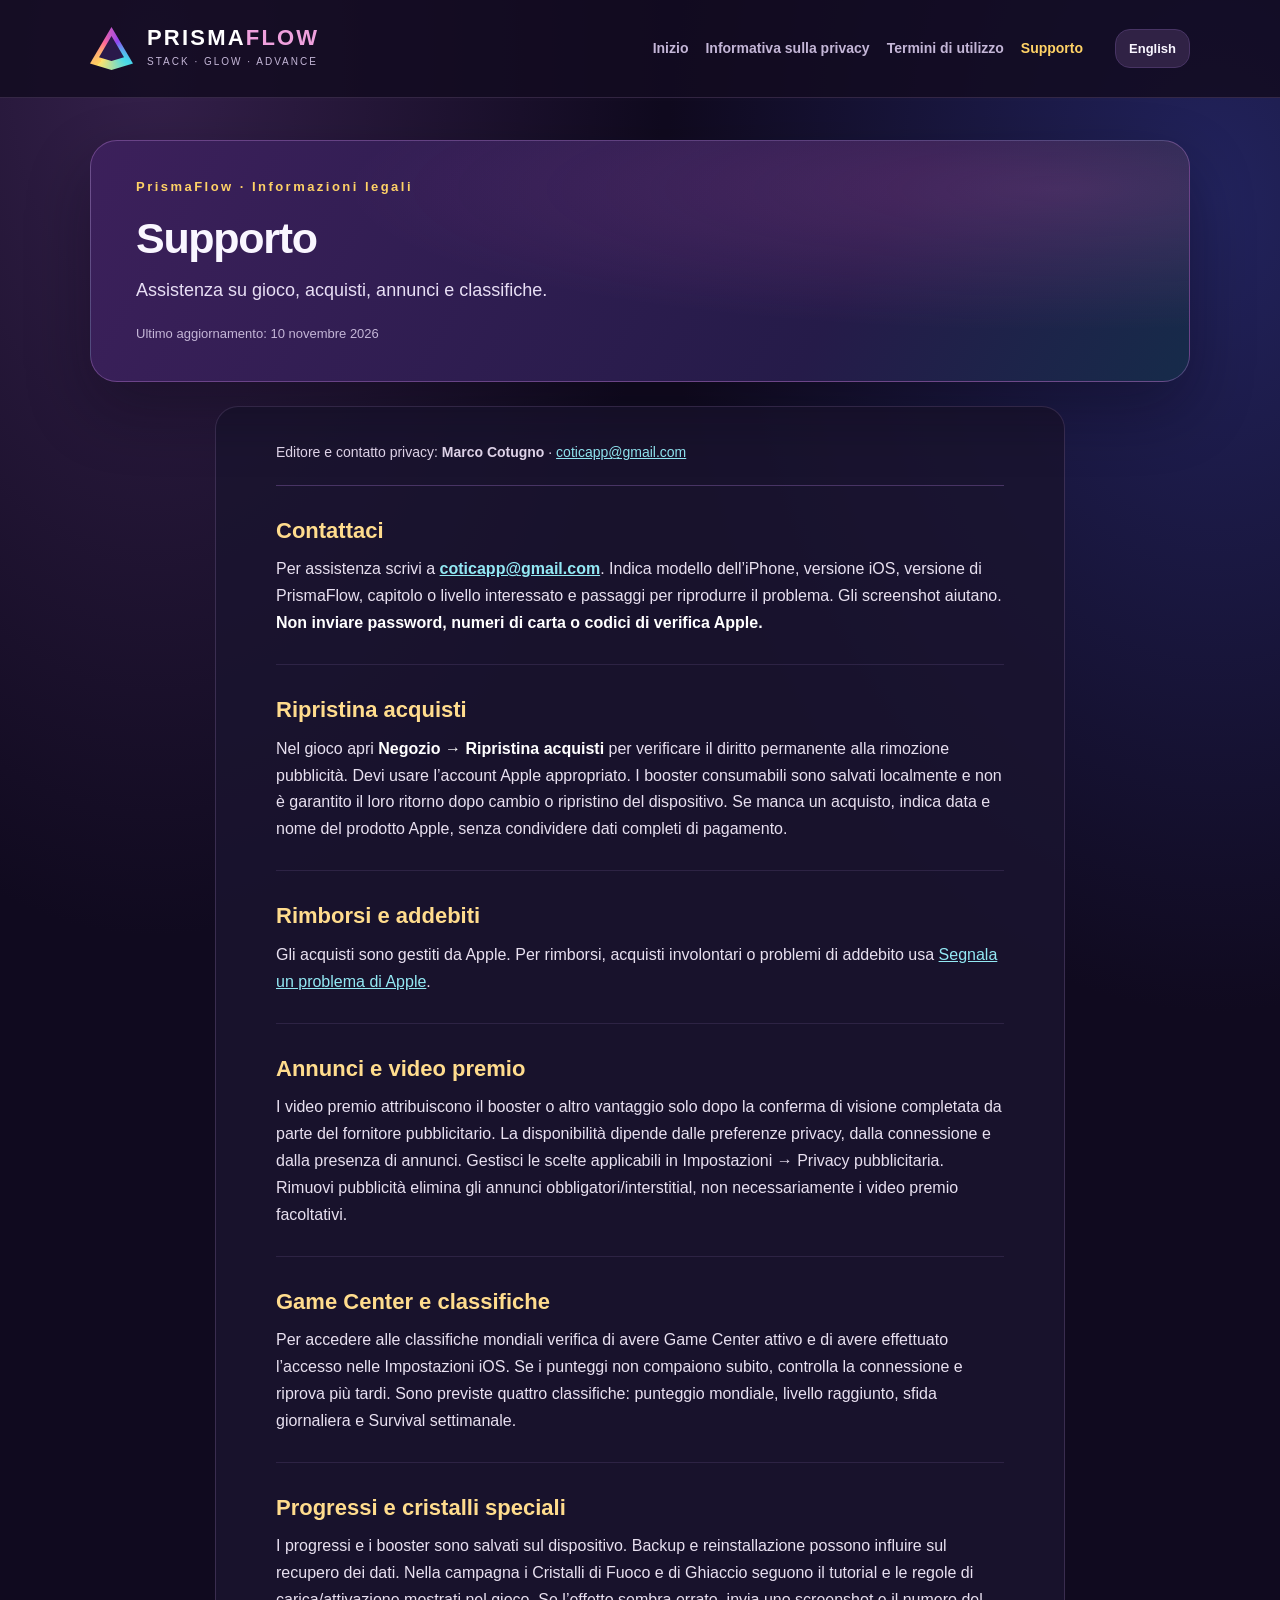
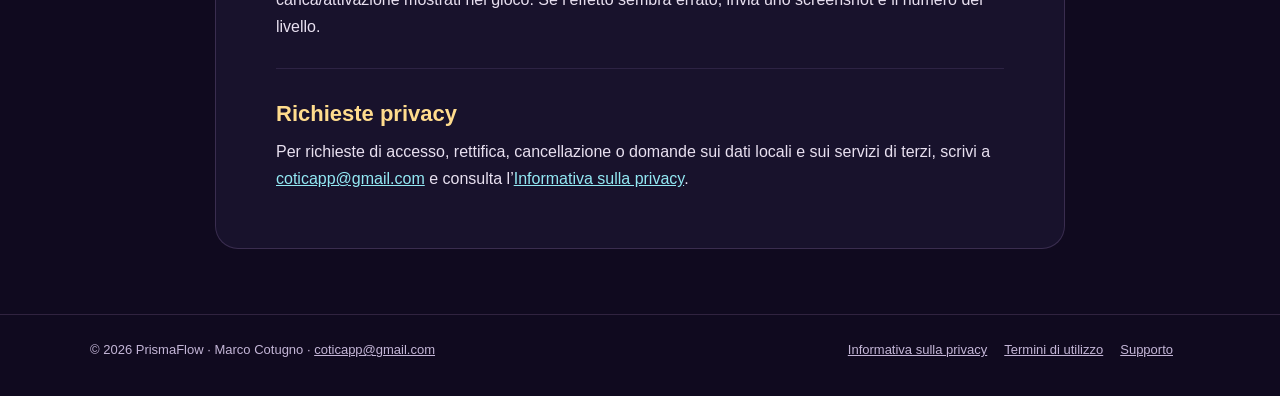
<file: support-it.html>
<!doctype html>
<html lang="it">
  <head>
    <meta charset="utf-8" />
    <meta name="viewport" content="width=device-width, initial-scale=1" />
    <title>PrismaFlow · Supporto</title>
    <meta
      name="description"
      content="Assistenza su gioco, acquisti, annunci e classifiche."
    />
    <meta name="color-scheme" content="dark" />
    <meta name="theme-color" content="#171027" />
    <link rel="stylesheet" href="styles.css" />
    <link rel="alternate" hreflang="en" href="support.html" />
  </head>
  <body>
    <a class="skip" href="#content">Vai al contenuto</a>
    <header class="site-header">
      <div class="wrap header-inner">
        <a class="brand" href="index-it.html" aria-label="PrismaFlow home"
          ><span class="prism" aria-hidden="true"></span
          ><span
            ><strong>PRISMA<span>FLOW</span></strong
            ><small>STACK · GLOW · ADVANCE</small></span
          ></a
        >
        <nav aria-label="Navigazione principale">
          <a href="index-it.html" class="">Inizio</a
          ><a href="privacy-it.html" class="">Informativa sulla privacy</a
          ><a href="terms-it.html" class="">Termini di utilizzo</a
          ><a href="support-it.html" class="active" aria-current="page"
            >Supporto</a
          >
        </nav>
        <a class="language" href="support.html" lang="en">English</a>
      </div>
    </header>
    <main id="content" class="wrap">
      <section class="hero small-hero">
        <div class="eyebrow">PrismaFlow · Informazioni legali</div>
        <h1>Supporto</h1>
        <p>Assistenza su gioco, acquisti, annunci e classifiche.</p>
        <span class="meta">Ultimo aggiornamento: 10 novembre 2026</span>
      </section>
      <article class="article">
        <div class="article-intro">
          Editore e contatto privacy: <strong>Marco Cotugno</strong> ·
          <a href="mailto:coticapp@gmail.com">coticapp@gmail.com</a>
        </div>
        <section id="s1" class="content-section">
          <h2>Contattaci</h2>
          <p>
            Per assistenza scrivi a
            <strong
              ><a href="mailto:coticapp@gmail.com"
                >coticapp@gmail.com</a
              ></strong
            >. Indica modello dell’iPhone, versione iOS, versione di PrismaFlow,
            capitolo o livello interessato e passaggi per riprodurre il
            problema. Gli screenshot aiutano.
            <strong
              >Non inviare password, numeri di carta o codici di verifica
              Apple.</strong
            >
          </p>
        </section>
        <section id="s2" class="content-section">
          <h2>Ripristina acquisti</h2>
          <p>
            Nel gioco apri <strong>Negozio → Ripristina acquisti</strong> per
            verificare il diritto permanente alla rimozione pubblicità. Devi
            usare l’account Apple appropriato. I booster consumabili sono
            salvati localmente e non è garantito il loro ritorno dopo cambio o
            ripristino del dispositivo. Se manca un acquisto, indica data e nome
            del prodotto Apple, senza condividere dati completi di pagamento.
          </p>
        </section>
        <section id="s3" class="content-section">
          <h2>Rimborsi e addebiti</h2>
          <p>
            Gli acquisti sono gestiti da Apple. Per rimborsi, acquisti
            involontari o problemi di addebito usa
            <a
              href="https://reportaproblem.apple.com/"
              target="_blank"
              rel="noopener noreferrer"
              >Segnala un problema di Apple</a
            >.
          </p>
        </section>
        <section id="s4" class="content-section">
          <h2>Annunci e video premio</h2>
          <p>
            I video premio attribuiscono il booster o altro vantaggio solo dopo
            la conferma di visione completata da parte del fornitore
            pubblicitario. La disponibilità dipende dalle preferenze privacy, dalla connessione e dalla presenza di annunci. Gestisci le scelte applicabili in Impostazioni → Privacy pubblicitaria. Rimuovi pubblicità
            elimina gli annunci obbligatori/interstitial, non necessariamente i
            video premio facoltativi.
          </p>
        </section>
        <section id="s5" class="content-section">
          <h2>Game Center e classifiche</h2>
          <p>
            Per accedere alle classifiche mondiali verifica di avere Game Center
            attivo e di avere effettuato l’accesso nelle Impostazioni iOS. Se i
            punteggi non compaiono subito, controlla la connessione e riprova
            più tardi. Sono previste quattro classifiche: punteggio mondiale,
            livello raggiunto, sfida giornaliera e Survival settimanale.
          </p>
        </section>
        <section id="s6" class="content-section">
          <h2>Progressi e cristalli speciali</h2>
          <p>
            I progressi e i booster sono salvati sul dispositivo. Backup e
            reinstallazione possono influire sul recupero dei dati. Nella
            campagna i Cristalli di Fuoco e di Ghiaccio seguono il tutorial e le
            regole di carica/attivazione mostrati nel gioco. Se l’effetto sembra
            errato, invia uno screenshot e il numero del livello.
          </p>
        </section>
        <section id="s7" class="content-section">
          <h2>Richieste privacy</h2>
          <p>
            Per richieste di accesso, rettifica, cancellazione o domande sui
            dati locali e sui servizi di terzi, scrivi a
            <a href="mailto:coticapp@gmail.com">coticapp@gmail.com</a> e
            consulta l’<a href="privacy-it.html">Informativa sulla privacy</a>.
          </p>
        </section>
      </article>
    </main>
    <footer class="site-footer">
      <div class="wrap footer-inner">
        <span
          >© 2026 PrismaFlow · Marco Cotugno ·
          <a href="mailto:coticapp@gmail.com">coticapp@gmail.com</a></span
        ><span
          ><a href="privacy-it.html">Informativa sulla privacy</a
          ><a href="terms-it.html">Termini di utilizzo</a
          ><a href="support-it.html">Supporto</a></span
        >
      </div>
    </footer>
  </body>
</html>
</file>
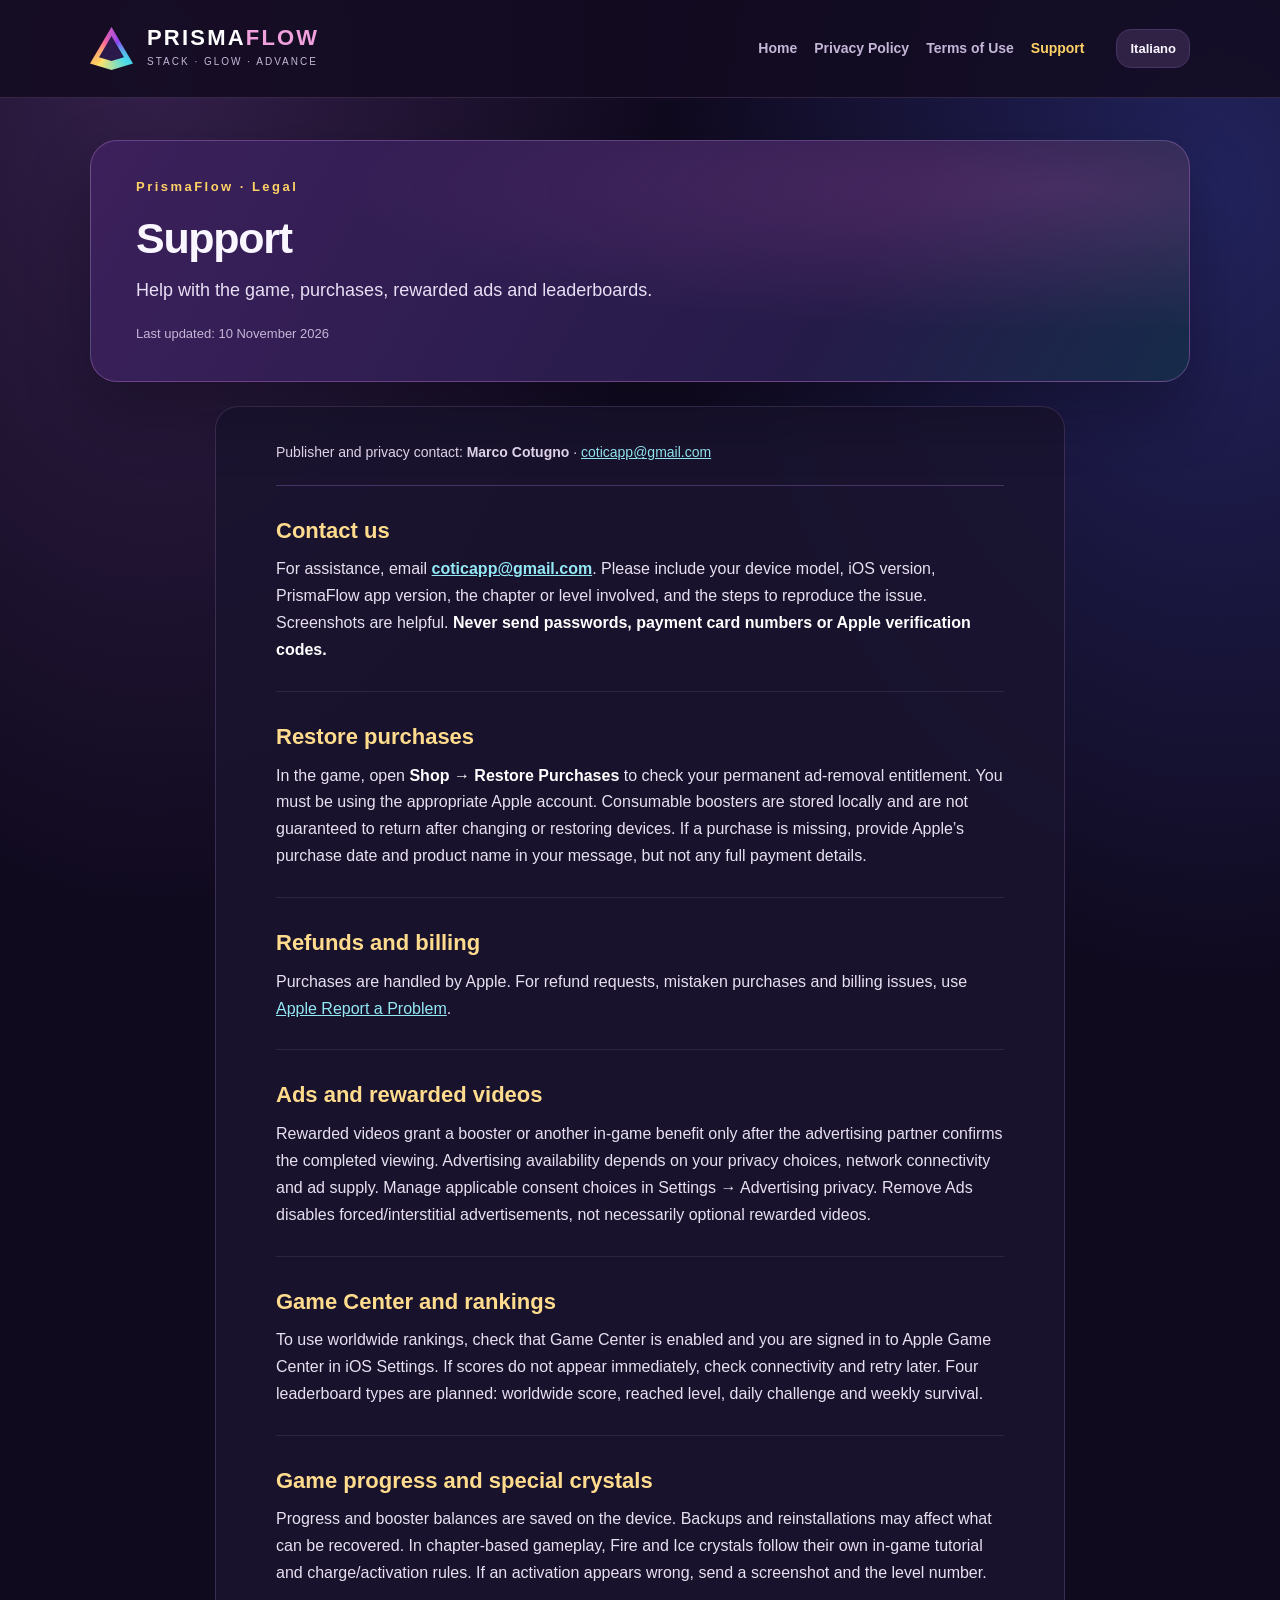
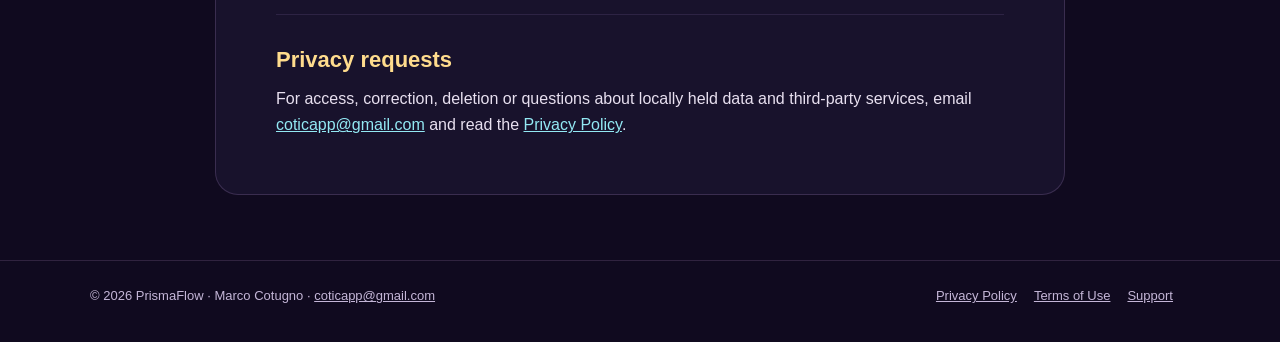
<file: support.html>
<!doctype html>
<html lang="en">
  <head>
    <meta charset="utf-8" />
    <meta name="viewport" content="width=device-width, initial-scale=1" />
    <title>PrismaFlow · Support</title>
    <meta
      name="description"
      content="Help with the game, purchases, rewarded ads and leaderboards."
    />
    <meta name="color-scheme" content="dark" />
    <meta name="theme-color" content="#171027" />
    <link rel="stylesheet" href="styles.css" />
    <link rel="alternate" hreflang="it" href="support-it.html" />
  </head>
  <body>
    <a class="skip" href="#content">Skip to content</a>
    <header class="site-header">
      <div class="wrap header-inner">
        <a class="brand" href="index.html" aria-label="PrismaFlow home"
          ><span class="prism" aria-hidden="true"></span
          ><span
            ><strong>PRISMA<span>FLOW</span></strong
            ><small>STACK · GLOW · ADVANCE</small></span
          ></a
        >
        <nav aria-label="Main navigation">
          <a href="index.html" class="">Home</a
          ><a href="privacy.html" class="">Privacy Policy</a
          ><a href="terms.html" class="">Terms of Use</a
          ><a href="support.html" class="active" aria-current="page">Support</a>
        </nav>
        <a class="language" href="support-it.html" lang="it">Italiano</a>
      </div>
    </header>
    <main id="content" class="wrap">
      <section class="hero small-hero">
        <div class="eyebrow">PrismaFlow · Legal</div>
        <h1>Support</h1>
        <p>Help with the game, purchases, rewarded ads and leaderboards.</p>
        <span class="meta">Last updated: 10 November 2026</span>
      </section>
      <article class="article">
        <div class="article-intro">
          Publisher and privacy contact: <strong>Marco Cotugno</strong> ·
          <a href="mailto:coticapp@gmail.com">coticapp@gmail.com</a>
        </div>
        <section id="s1" class="content-section">
          <h2>Contact us</h2>
          <p>
            For assistance, email
            <strong
              ><a href="mailto:coticapp@gmail.com"
                >coticapp@gmail.com</a
              ></strong
            >. Please include your device model, iOS version, PrismaFlow app
            version, the chapter or level involved, and the steps to reproduce
            the issue. Screenshots are helpful.
            <strong
              >Never send passwords, payment card numbers or Apple verification
              codes.</strong
            >
          </p>
        </section>
        <section id="s2" class="content-section">
          <h2>Restore purchases</h2>
          <p>
            In the game, open <strong>Shop → Restore Purchases</strong> to check
            your permanent ad-removal entitlement. You must be using the
            appropriate Apple account. Consumable boosters are stored locally
            and are not guaranteed to return after changing or restoring
            devices. If a purchase is missing, provide Apple’s purchase date and
            product name in your message, but not any full payment details.
          </p>
        </section>
        <section id="s3" class="content-section">
          <h2>Refunds and billing</h2>
          <p>
            Purchases are handled by Apple. For refund requests, mistaken
            purchases and billing issues, use
            <a
              href="https://reportaproblem.apple.com/"
              target="_blank"
              rel="noopener noreferrer"
              >Apple Report a Problem</a
            >.
          </p>
        </section>
        <section id="s4" class="content-section">
          <h2>Ads and rewarded videos</h2>
          <p>
            Rewarded videos grant a booster or another in-game benefit only
            after the advertising partner confirms the completed viewing.
            Advertising availability depends on your privacy choices, network connectivity and ad supply. Manage applicable consent choices in Settings → Advertising privacy. Remove Ads disables forced/interstitial advertisements, not
            necessarily optional rewarded videos.
          </p>
        </section>
        <section id="s5" class="content-section">
          <h2>Game Center and rankings</h2>
          <p>
            To use worldwide rankings, check that Game Center is enabled and you
            are signed in to Apple Game Center in iOS Settings. If scores do not
            appear immediately, check connectivity and retry later. Four
            leaderboard types are planned: worldwide score, reached level, daily
            challenge and weekly survival.
          </p>
        </section>
        <section id="s6" class="content-section">
          <h2>Game progress and special crystals</h2>
          <p>
            Progress and booster balances are saved on the device. Backups and
            reinstallations may affect what can be recovered. In chapter-based
            gameplay, Fire and Ice crystals follow their own in-game tutorial
            and charge/activation rules. If an activation appears wrong, send a
            screenshot and the level number.
          </p>
        </section>
        <section id="s7" class="content-section">
          <h2>Privacy requests</h2>
          <p>
            For access, correction, deletion or questions about locally held
            data and third-party services, email
            <a href="mailto:coticapp@gmail.com">coticapp@gmail.com</a> and read
            the <a href="privacy.html">Privacy Policy</a>.
          </p>
        </section>
      </article>
    </main>
    <footer class="site-footer">
      <div class="wrap footer-inner">
        <span
          >© 2026 PrismaFlow · Marco Cotugno ·
          <a href="mailto:coticapp@gmail.com">coticapp@gmail.com</a></span
        ><span
          ><a href="privacy.html">Privacy Policy</a
          ><a href="terms.html">Terms of Use</a
          ><a href="support.html">Support</a></span
        >
      </div>
    </footer>
  </body>
</html>
</file>
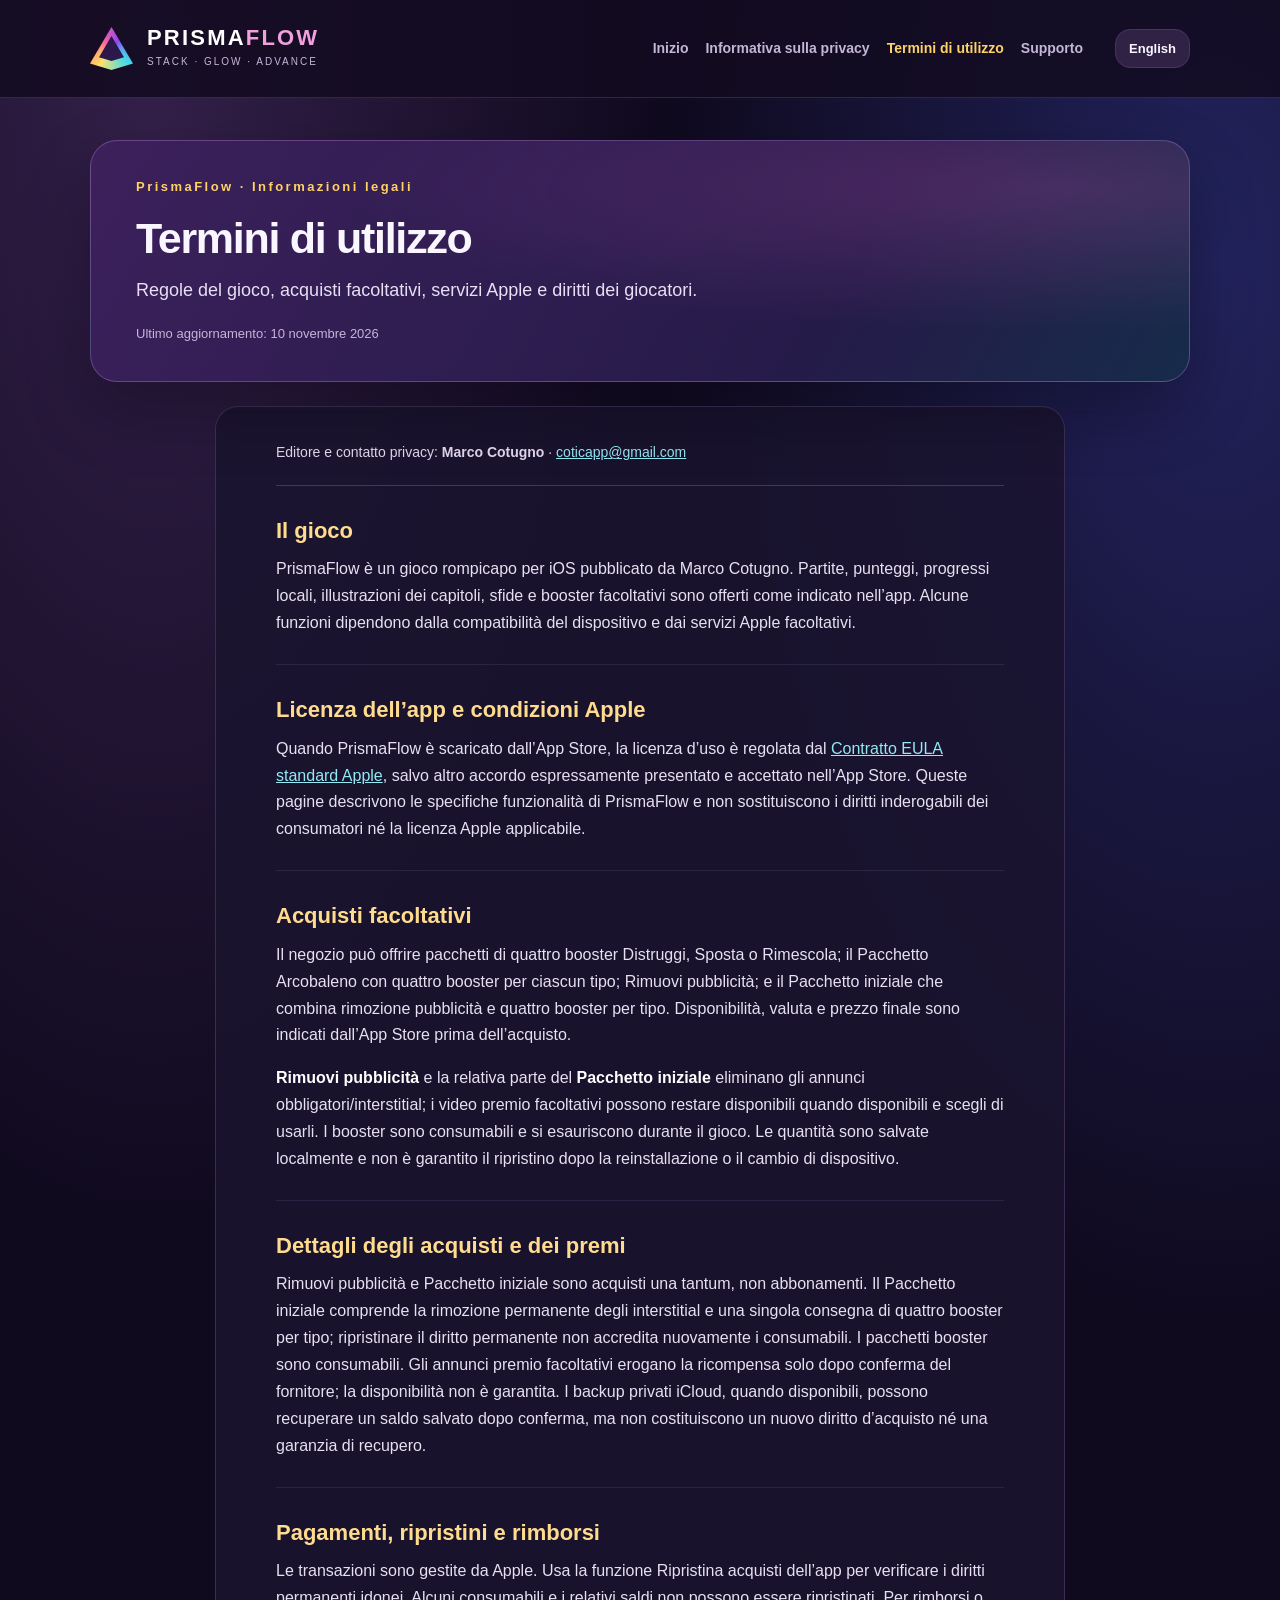
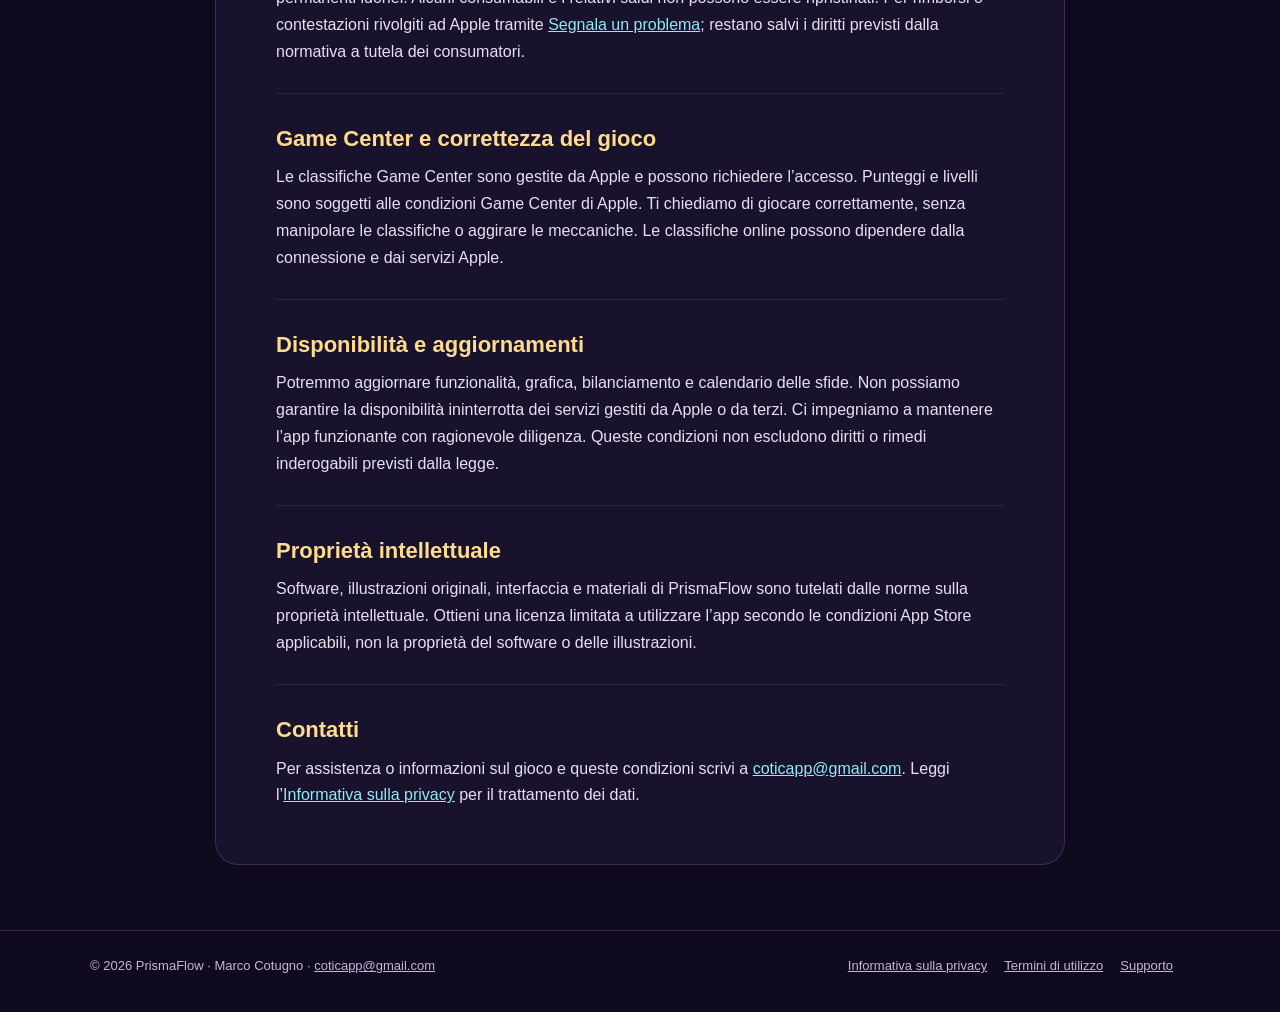
<file: terms-it.html>
<!doctype html>
<html lang="it">
  <head>
    <meta charset="utf-8" />
    <meta name="viewport" content="width=device-width, initial-scale=1" />
    <title>PrismaFlow · Termini di utilizzo</title>
    <meta
      name="description"
      content="Regole del gioco, acquisti facoltativi, servizi Apple e diritti dei giocatori."
    />
    <meta name="color-scheme" content="dark" />
    <meta name="theme-color" content="#171027" />
    <link rel="stylesheet" href="styles.css" />
    <link rel="alternate" hreflang="en" href="terms.html" />
  </head>
  <body>
    <a class="skip" href="#content">Vai al contenuto</a>
    <header class="site-header">
      <div class="wrap header-inner">
        <a class="brand" href="index-it.html" aria-label="PrismaFlow home"
          ><span class="prism" aria-hidden="true"></span
          ><span
            ><strong>PRISMA<span>FLOW</span></strong
            ><small>STACK · GLOW · ADVANCE</small></span
          ></a
        >
        <nav aria-label="Navigazione principale">
          <a href="index-it.html" class="">Inizio</a
          ><a href="privacy-it.html" class="">Informativa sulla privacy</a
          ><a href="terms-it.html" class="active" aria-current="page"
            >Termini di utilizzo</a
          ><a href="support-it.html" class="">Supporto</a>
        </nav>
        <a class="language" href="terms.html" lang="en">English</a>
      </div>
    </header>
    <main id="content" class="wrap">
      <section class="hero small-hero">
        <div class="eyebrow">PrismaFlow · Informazioni legali</div>
        <h1>Termini di utilizzo</h1>
        <p>
          Regole del gioco, acquisti facoltativi, servizi Apple e diritti dei
          giocatori.
        </p>
        <span class="meta">Ultimo aggiornamento: 10 novembre 2026</span>
      </section>
      <article class="article">
        <div class="article-intro">
          Editore e contatto privacy: <strong>Marco Cotugno</strong> ·
          <a href="mailto:coticapp@gmail.com">coticapp@gmail.com</a>
        </div>
        <section id="s1" class="content-section">
          <h2>Il gioco</h2>
          <p>
            PrismaFlow è un gioco rompicapo per iOS pubblicato da Marco Cotugno.
            Partite, punteggi, progressi locali, illustrazioni dei capitoli,
            sfide e booster facoltativi sono offerti come indicato nell’app.
            Alcune funzioni dipendono dalla compatibilità del dispositivo e dai
            servizi Apple facoltativi.
          </p>
        </section>
        <section id="s2" class="content-section">
          <h2>Licenza dell’app e condizioni Apple</h2>
          <p>
            Quando PrismaFlow è scaricato dall’App Store, la licenza d’uso è
            regolata dal
            <a
              href="https://www.apple.com/legal/internet-services/itunes/dev/stdeula/"
              target="_blank"
              rel="noopener noreferrer"
              >Contratto EULA standard Apple</a
            >, salvo altro accordo espressamente presentato e accettato nell’App
            Store. Queste pagine descrivono le specifiche funzionalità di
            PrismaFlow e non sostituiscono i diritti inderogabili dei
            consumatori né la licenza Apple applicabile.
          </p>
        </section>
        <section id="s3" class="content-section">
          <h2>Acquisti facoltativi</h2>
          <p>
            Il negozio può offrire pacchetti di quattro booster Distruggi,
            Sposta o Rimescola; il Pacchetto Arcobaleno con quattro booster per
            ciascun tipo; Rimuovi pubblicità; e il Pacchetto iniziale che
            combina rimozione pubblicità e quattro booster per tipo.
            Disponibilità, valuta e prezzo finale sono indicati dall’App Store
            prima dell’acquisto.
          </p>
          <p>
            <strong>Rimuovi pubblicità</strong> e la relativa parte del
            <strong>Pacchetto iniziale</strong> eliminano gli annunci
            obbligatori/interstitial; i video premio facoltativi possono restare
            disponibili quando disponibili e scegli di usarli. I booster sono consumabili e si esauriscono durante il
            gioco. Le quantità sono salvate localmente e non è garantito il
            ripristino dopo la reinstallazione o il cambio di dispositivo.
          </p>
        </section>
        <section id="purchase-details" class="content-section">
          <h2>Dettagli degli acquisti e dei premi</h2>
          <p>Rimuovi pubblicità e Pacchetto iniziale sono acquisti una tantum, non abbonamenti. Il Pacchetto iniziale comprende la rimozione permanente degli interstitial e una singola consegna di quattro booster per tipo; ripristinare il diritto permanente non accredita nuovamente i consumabili. I pacchetti booster sono consumabili. Gli annunci premio facoltativi erogano la ricompensa solo dopo conferma del fornitore; la disponibilità non è garantita. I backup privati iCloud, quando disponibili, possono recuperare un saldo salvato dopo conferma, ma non costituiscono un nuovo diritto d’acquisto né una garanzia di recupero.</p>
        </section>
        <section id="s4" class="content-section">
          <h2>Pagamenti, ripristini e rimborsi</h2>
          <p>
            Le transazioni sono gestite da Apple. Usa la funzione Ripristina
            acquisti dell’app per verificare i diritti permanenti idonei. Alcuni
            consumabili e i relativi saldi non possono essere ripristinati. Per
            rimborsi o contestazioni rivolgiti ad Apple tramite
            <a
              href="https://reportaproblem.apple.com/"
              target="_blank"
              rel="noopener noreferrer"
              >Segnala un problema</a
            >; restano salvi i diritti previsti dalla normativa a tutela dei
            consumatori.
          </p>
        </section>
        <section id="s5" class="content-section">
          <h2>Game Center e correttezza del gioco</h2>
          <p>
            Le classifiche Game Center sono gestite da Apple e possono
            richiedere l’accesso. Punteggi e livelli sono soggetti alle
            condizioni Game Center di Apple. Ti chiediamo di giocare
            correttamente, senza manipolare le classifiche o aggirare le
            meccaniche. Le classifiche online possono dipendere dalla
            connessione e dai servizi Apple.
          </p>
        </section>
        <section id="s6" class="content-section">
          <h2>Disponibilità e aggiornamenti</h2>
          <p>
            Potremmo aggiornare funzionalità, grafica, bilanciamento e
            calendario delle sfide. Non possiamo garantire la disponibilità
            ininterrotta dei servizi gestiti da Apple o da terzi. Ci impegniamo
            a mantenere l’app funzionante con ragionevole diligenza. Queste
            condizioni non escludono diritti o rimedi inderogabili previsti
            dalla legge.
          </p>
        </section>
        <section id="s7" class="content-section">
          <h2>Proprietà intellettuale</h2>
          <p>
            Software, illustrazioni originali, interfaccia e materiali di
            PrismaFlow sono tutelati dalle norme sulla proprietà intellettuale.
            Ottieni una licenza limitata a utilizzare l’app secondo le
            condizioni App Store applicabili, non la proprietà del software o
            delle illustrazioni.
          </p>
        </section>
        <section id="s8" class="content-section">
          <h2>Contatti</h2>
          <p>
            Per assistenza o informazioni sul gioco e queste condizioni scrivi a
            <a href="mailto:coticapp@gmail.com">coticapp@gmail.com</a>. Leggi
            l’<a href="privacy-it.html">Informativa sulla privacy</a>
            per il trattamento dei dati.
          </p>
        </section>
      </article>
    </main>
    <footer class="site-footer">
      <div class="wrap footer-inner">
        <span
          >© 2026 PrismaFlow · Marco Cotugno ·
          <a href="mailto:coticapp@gmail.com">coticapp@gmail.com</a></span
        ><span
          ><a href="privacy-it.html">Informativa sulla privacy</a
          ><a href="terms-it.html">Termini di utilizzo</a
          ><a href="support-it.html">Supporto</a></span
        >
      </div>
    </footer>
  </body>
</html>
</file>
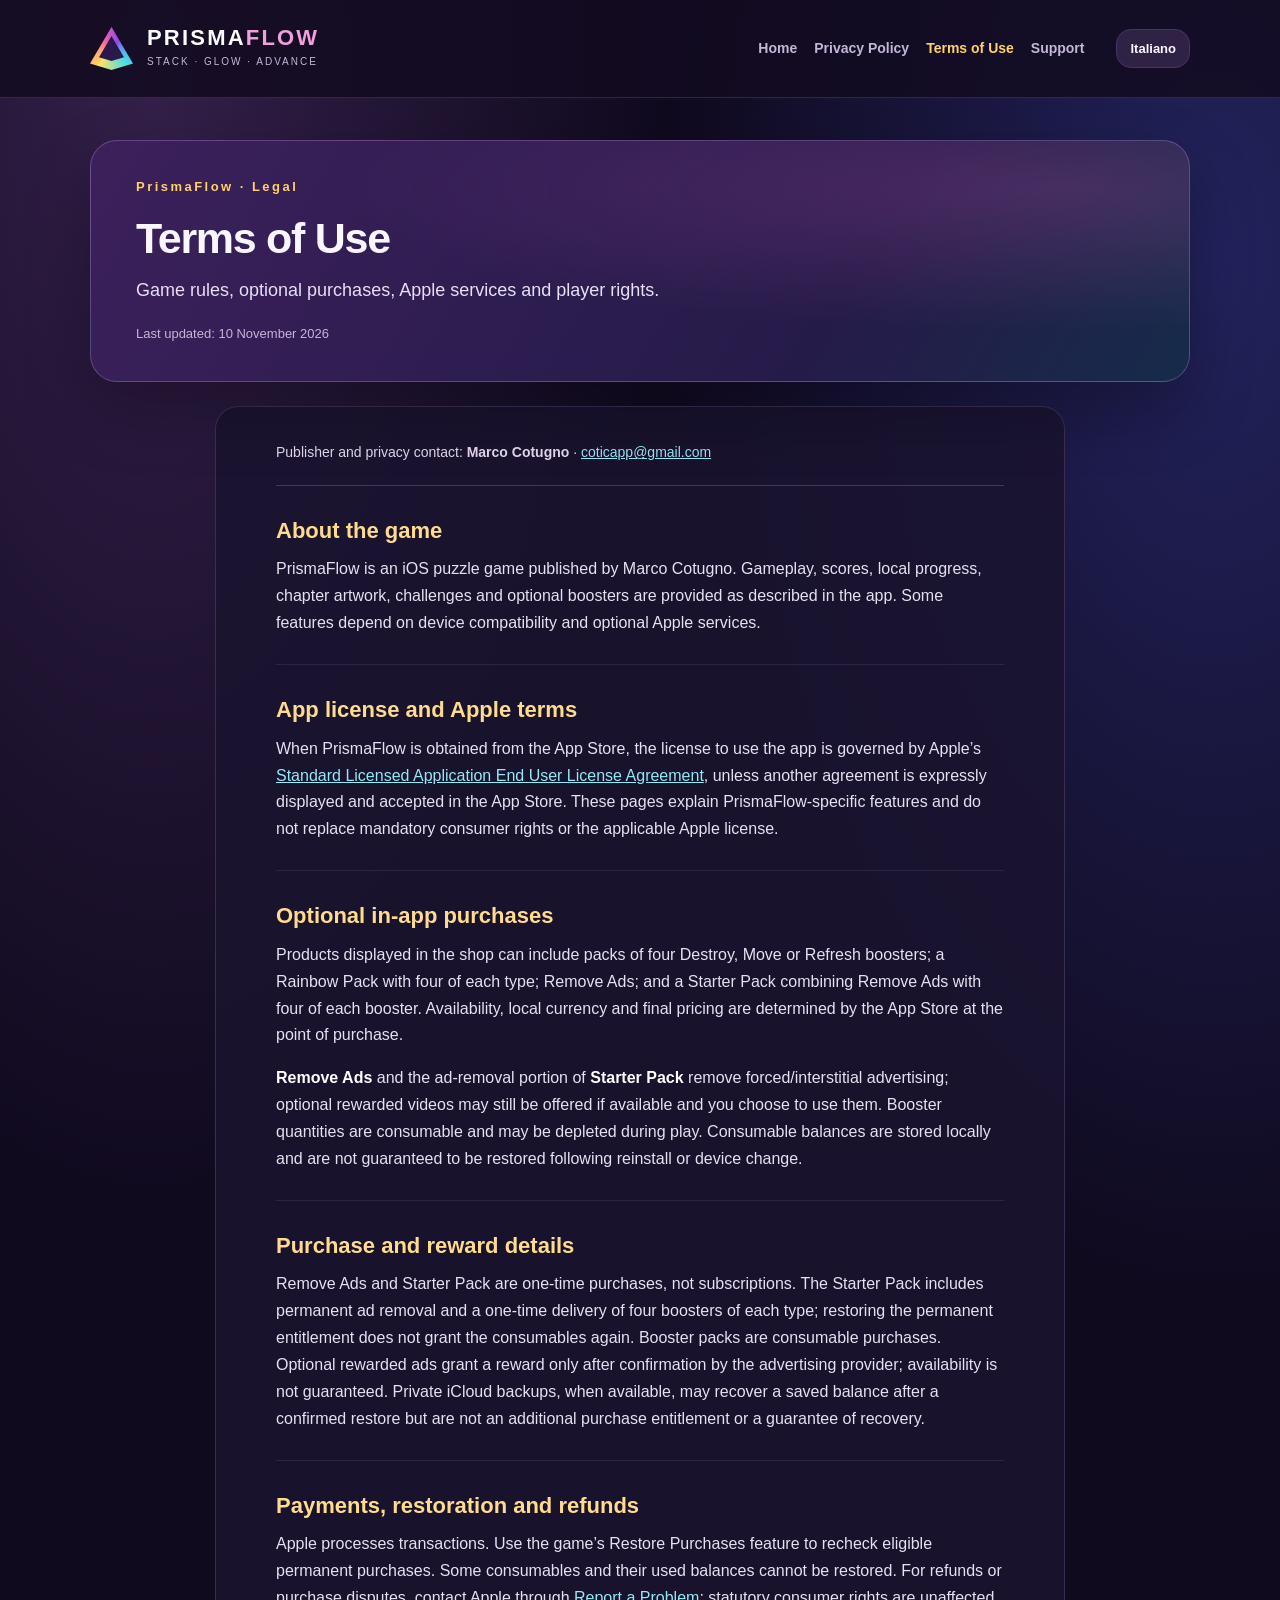
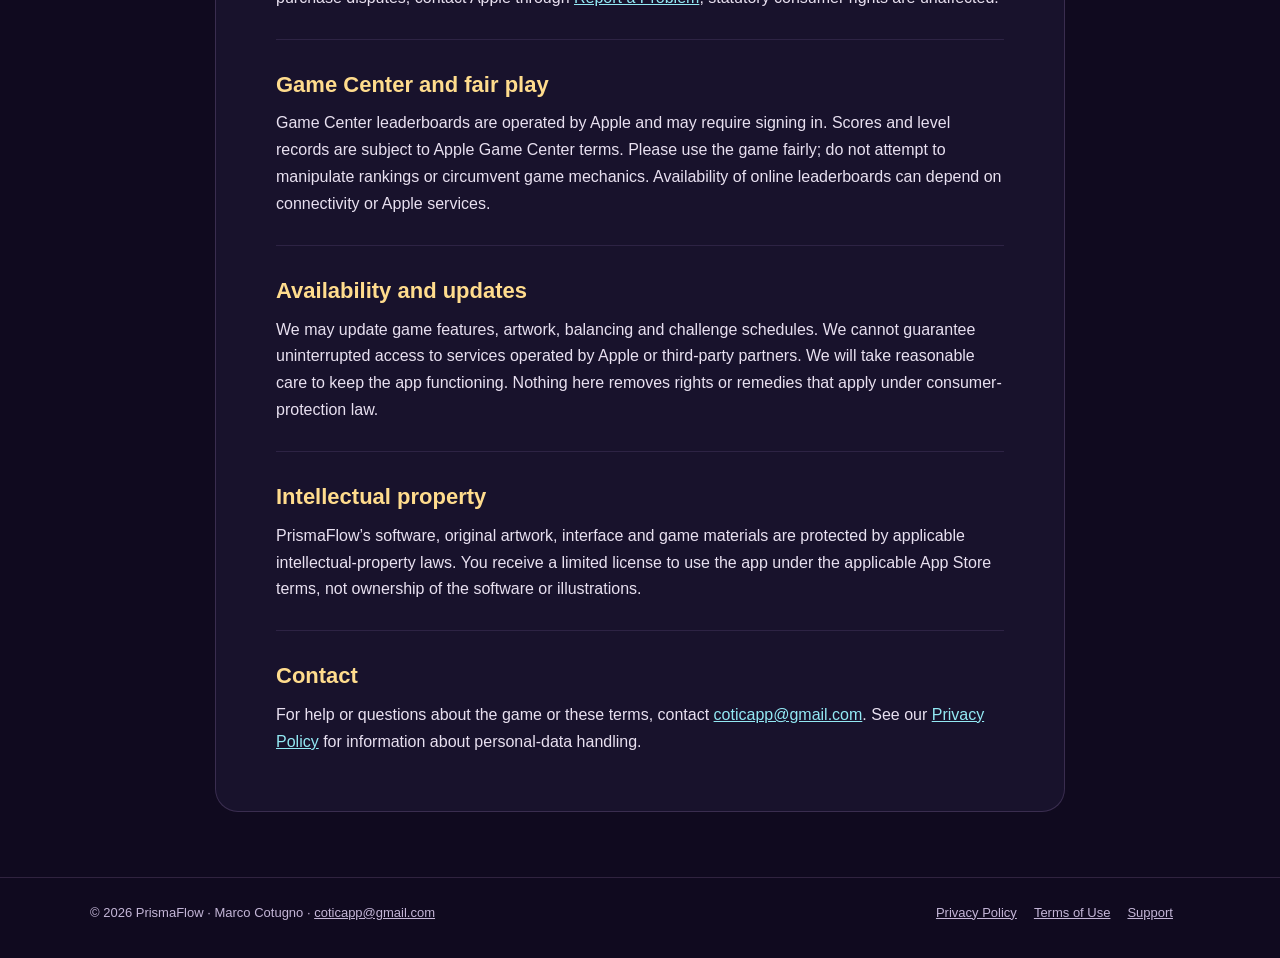
<file: terms.html>
<!doctype html>
<html lang="en">
  <head>
    <meta charset="utf-8" />
    <meta name="viewport" content="width=device-width, initial-scale=1" />
    <title>PrismaFlow · Terms of Use</title>
    <meta
      name="description"
      content="Game rules, optional purchases, Apple services and player rights."
    />
    <meta name="color-scheme" content="dark" />
    <meta name="theme-color" content="#171027" />
    <link rel="stylesheet" href="styles.css" />
    <link rel="alternate" hreflang="it" href="terms-it.html" />
  </head>
  <body>
    <a class="skip" href="#content">Skip to content</a>
    <header class="site-header">
      <div class="wrap header-inner">
        <a class="brand" href="index.html" aria-label="PrismaFlow home"
          ><span class="prism" aria-hidden="true"></span
          ><span
            ><strong>PRISMA<span>FLOW</span></strong
            ><small>STACK · GLOW · ADVANCE</small></span
          ></a
        >
        <nav aria-label="Main navigation">
          <a href="index.html" class="">Home</a
          ><a href="privacy.html" class="">Privacy Policy</a
          ><a href="terms.html" class="active" aria-current="page"
            >Terms of Use</a
          ><a href="support.html" class="">Support</a>
        </nav>
        <a class="language" href="terms-it.html" lang="it">Italiano</a>
      </div>
    </header>
    <main id="content" class="wrap">
      <section class="hero small-hero">
        <div class="eyebrow">PrismaFlow · Legal</div>
        <h1>Terms of Use</h1>
        <p>Game rules, optional purchases, Apple services and player rights.</p>
        <span class="meta">Last updated: 10 November 2026</span>
      </section>
      <article class="article">
        <div class="article-intro">
          Publisher and privacy contact: <strong>Marco Cotugno</strong> ·
          <a href="mailto:coticapp@gmail.com">coticapp@gmail.com</a>
        </div>
        <section id="s1" class="content-section">
          <h2>About the game</h2>
          <p>
            PrismaFlow is an iOS puzzle game published by Marco Cotugno.
            Gameplay, scores, local progress, chapter artwork, challenges and
            optional boosters are provided as described in the app. Some
            features depend on device compatibility and optional Apple services.
          </p>
        </section>
        <section id="s2" class="content-section">
          <h2>App license and Apple terms</h2>
          <p>
            When PrismaFlow is obtained from the App Store, the license to use
            the app is governed by Apple’s
            <a
              href="https://www.apple.com/legal/internet-services/itunes/dev/stdeula/"
              target="_blank"
              rel="noopener noreferrer"
              >Standard Licensed Application End User License Agreement</a
            >, unless another agreement is expressly displayed and accepted in
            the App Store. These pages explain PrismaFlow-specific features and
            do not replace mandatory consumer rights or the applicable Apple
            license.
          </p>
        </section>
        <section id="s3" class="content-section">
          <h2>Optional in-app purchases</h2>
          <p>
            Products displayed in the shop can include packs of four Destroy,
            Move or Refresh boosters; a Rainbow Pack with four of each type;
            Remove Ads; and a Starter Pack combining Remove Ads with four of
            each booster. Availability, local currency and final pricing are
            determined by the App Store at the point of purchase.
          </p>
          <p>
            <strong>Remove Ads</strong> and the ad-removal portion of
            <strong>Starter Pack</strong> remove forced/interstitial
            advertising; optional rewarded videos may still be offered if available and you choose to use them. Booster
            quantities are consumable and may be depleted during play.
            Consumable balances are stored locally and are not guaranteed to be
            restored following reinstall or device change.
          </p>
        </section>
        <section id="purchase-details" class="content-section">
          <h2>Purchase and reward details</h2>
          <p>Remove Ads and Starter Pack are one-time purchases, not subscriptions. The Starter Pack includes permanent ad removal and a one-time delivery of four boosters of each type; restoring the permanent entitlement does not grant the consumables again. Booster packs are consumable purchases. Optional rewarded ads grant a reward only after confirmation by the advertising provider; availability is not guaranteed. Private iCloud backups, when available, may recover a saved balance after a confirmed restore but are not an additional purchase entitlement or a guarantee of recovery.</p>
        </section>
        <section id="s4" class="content-section">
          <h2>Payments, restoration and refunds</h2>
          <p>
            Apple processes transactions. Use the game’s Restore Purchases
            feature to recheck eligible permanent purchases. Some consumables
            and their used balances cannot be restored. For refunds or purchase
            disputes, contact Apple through
            <a
              href="https://reportaproblem.apple.com/"
              target="_blank"
              rel="noopener noreferrer"
              >Report a Problem</a
            >; statutory consumer rights are unaffected.
          </p>
        </section>
        <section id="s5" class="content-section">
          <h2>Game Center and fair play</h2>
          <p>
            Game Center leaderboards are operated by Apple and may require
            signing in. Scores and level records are subject to Apple Game
            Center terms. Please use the game fairly; do not attempt to
            manipulate rankings or circumvent game mechanics. Availability of
            online leaderboards can depend on connectivity or Apple services.
          </p>
        </section>
        <section id="s6" class="content-section">
          <h2>Availability and updates</h2>
          <p>
            We may update game features, artwork, balancing and challenge
            schedules. We cannot guarantee uninterrupted access to services
            operated by Apple or third-party partners. We will take reasonable
            care to keep the app functioning. Nothing here removes rights or
            remedies that apply under consumer-protection law.
          </p>
        </section>
        <section id="s7" class="content-section">
          <h2>Intellectual property</h2>
          <p>
            PrismaFlow’s software, original artwork, interface and game
            materials are protected by applicable intellectual-property laws.
            You receive a limited license to use the app under the applicable
            App Store terms, not ownership of the software or illustrations.
          </p>
        </section>
        <section id="s8" class="content-section">
          <h2>Contact</h2>
          <p>
            For help or questions about the game or these terms, contact
            <a href="mailto:coticapp@gmail.com">coticapp@gmail.com</a>. See our
            <a href="privacy.html">Privacy Policy</a> for information about
            personal-data handling.
          </p>
        </section>
      </article>
    </main>
    <footer class="site-footer">
      <div class="wrap footer-inner">
        <span
          >© 2026 PrismaFlow · Marco Cotugno ·
          <a href="mailto:coticapp@gmail.com">coticapp@gmail.com</a></span
        ><span
          ><a href="privacy.html">Privacy Policy</a
          ><a href="terms.html">Terms of Use</a
          ><a href="support.html">Support</a></span
        >
      </div>
    </footer>
  </body>
</html>
</file>
<file: styles.css>
/* PrismaFlow Legal — lightweight static design, no remote assets */
:root{color-scheme:dark;--bg:#100a1f;--panel:#211737;--line:#483464;--text:#f9f6ff;--muted:#c4b6d7;--gold:#ffd266;--pink:#efa0dd;--cyan:#77dfea}
*{box-sizing:border-box}html{scroll-behavior:smooth}body{margin:0;background:radial-gradient(ellipse at 12% 3%,#34204a 0,transparent 32%),radial-gradient(ellipse at 95% 10%,#22235d 0,transparent 32%),var(--bg);color:var(--text);font-family:-apple-system,BlinkMacSystemFont,"Segoe UI",Inter,Arial,sans-serif;line-height:1.68}
a{color:#93e9f4}a:hover{text-decoration:none}a:focus-visible{outline:3px solid var(--gold);outline-offset:4px}.wrap{width:min(1100px,calc(100% - 36px));margin:0 auto}.skip{position:absolute;left:-9999px;top:8px;z-index:100}.skip:focus{left:8px;padding:10px;background:var(--bg)}
.site-header{border-bottom:1px solid rgba(236,185,255,.15);background:rgba(18,11,32,.85)}.header-inner{min-height:97px;display:flex;align-items:center;gap:32px}.brand{display:flex;align-items:center;gap:14px;color:white;text-decoration:none;white-space:nowrap}.brand strong{font-size:22px;letter-spacing:.10em;font-weight:900;line-height:1.1}.brand strong span{color:var(--pink)}.brand small{display:block;color:var(--muted);font-size:10px;letter-spacing:.2em}.prism{display:inline-block;position:relative;width:43px;height:43px;clip-path:polygon(50% 0,100% 85%,50% 100%,0 85%);background:conic-gradient(from 220deg,#ffd35d,#ff6798,#8f45f3,#45dbea,#ffe36b);filter:drop-shadow(0 0 5px #ba6fea)}.prism:after{content:"";position:absolute;inset:9px;clip-path:polygon(50% 0,100% 85%,50% 100%,0 85%);background:#2a194a}.header-inner nav{margin-left:auto;display:flex;gap:17px;flex-wrap:wrap}.header-inner nav a{color:var(--muted);text-decoration:none;font-size:14px;font-weight:650}.header-inner nav a:hover,.header-inner nav a.active{color:var(--gold)}.language{border:1px solid var(--line);background:#302245;padding:8px 13px;border-radius:15px;text-decoration:none;color:var(--text);white-space:nowrap;font-weight:650;font-size:13px}
.hero{position:relative;overflow:hidden;border-radius:27px;border:1px solid rgba(227,154,250,.29);background:radial-gradient(ellipse at 88% 20%,rgba(242,101,204,.19),transparent 52%),linear-gradient(120deg,#3c205b,#251b49 68%,#162b4a);padding:42px 48px;margin-top:42px;box-shadow:0 28px 64px #09051355}.eyebrow{color:var(--gold);font-weight:800;font-size:13px;letter-spacing:.19em}.hero h1{font-size:clamp(30px,5vw,58px);letter-spacing:-.03em;line-height:1.15;margin:16px 0 12px}.hero p{max-width:690px;color:#e8dff5;font-size:18px;margin:0}.meta{display:inline-block;font-size:13px;color:var(--muted);margin-top:17px}.centered{display:block;text-align:center;margin:26px}.small-hero{padding:35px 45px}.small-hero h1{font-size:clamp(28px,4vw,43px)}.home-hero{min-height:270px}.hero-prisms{display:flex;gap:16px;position:absolute;right:45px;bottom:24px;opacity:.24}.hero-prisms span{display:inline-block;width:42px;height:73px;clip-path:polygon(50% 0,100% 25%,100% 72%,50% 100%,0 72%,0 25%);background:linear-gradient(130deg,#72e4ed,#e982fb,#ffbd64)}.hero-prisms span:nth-child(2){transform:scale(1.35)}
.feature-grid{display:grid;grid-template-columns:repeat(3,1fr);gap:20px;margin-top:25px}.feature-card{color:var(--text);text-decoration:none;display:flex;flex-direction:column;min-height:236px;padding:25px;border-radius:23px;background:linear-gradient(155deg,#302046,#1c1931);border:1px solid rgba(221,166,255,.22);transition:transform .2s,border-color .2s}.feature-card:hover{transform:translateY(-3px);border-color:var(--pink)}.feature-card h2{font-size:21px;margin:7px 0}.feature-card p{color:var(--muted);margin:0 0 20px;font-size:15px}.symbol{color:var(--gold);font-size:29px}.card-cta{color:var(--gold);font-weight:800;margin-top:auto}
.article{width:min(850px,100%);margin:24px auto 65px;border:1px solid rgba(226,179,255,.17);border-radius:23px;background:#1b1430d9;padding:28px clamp(22px,5vw,60px)}.article-intro{color:#e4d8ee;border-bottom:1px solid var(--line);padding:6px 0 20px;font-size:14px}.content-section{padding:11px 0;border-bottom:1px solid rgba(185,145,230,.13)}.content-section:last-child{border:0}.content-section h2{font-size:22px;margin:20px 0 11px;color:#ffdc8d;line-height:1.3}.content-section p{margin:0 0 16px;color:#e8e0f0}.content-section strong{color:white}
.site-footer{border-top:1px solid rgba(225,173,245,.15);padding:24px 0 35px;color:var(--muted);font-size:13px}.footer-inner{display:flex;justify-content:space-between;gap:20px;flex-wrap:wrap}.footer-inner a{margin-right:17px;color:var(--muted)}
@media(max-width:800px){.header-inner{padding:20px 0;flex-wrap:wrap;gap:15px}.header-inner nav{order:3;width:100%;margin:0;justify-content:space-between;gap:10px}.language{margin-left:auto}.feature-grid{grid-template-columns:1fr}.feature-card{min-height:170px}.hero{padding:31px 25px}.hero-prisms{display:none}.article{padding:22px}.footer-inner{flex-direction:column}}
@media(prefers-reduced-motion:reduce){html{scroll-behavior:auto}.feature-card{transition:none}}
@media print{body{background:white;color:black}.site-header,.site-footer{display:none}.hero,.article{background:white;color:black;box-shadow:none;border:none}.hero h1,.article h2,.article p{color:black}.article a{color:#444}}
</file>
